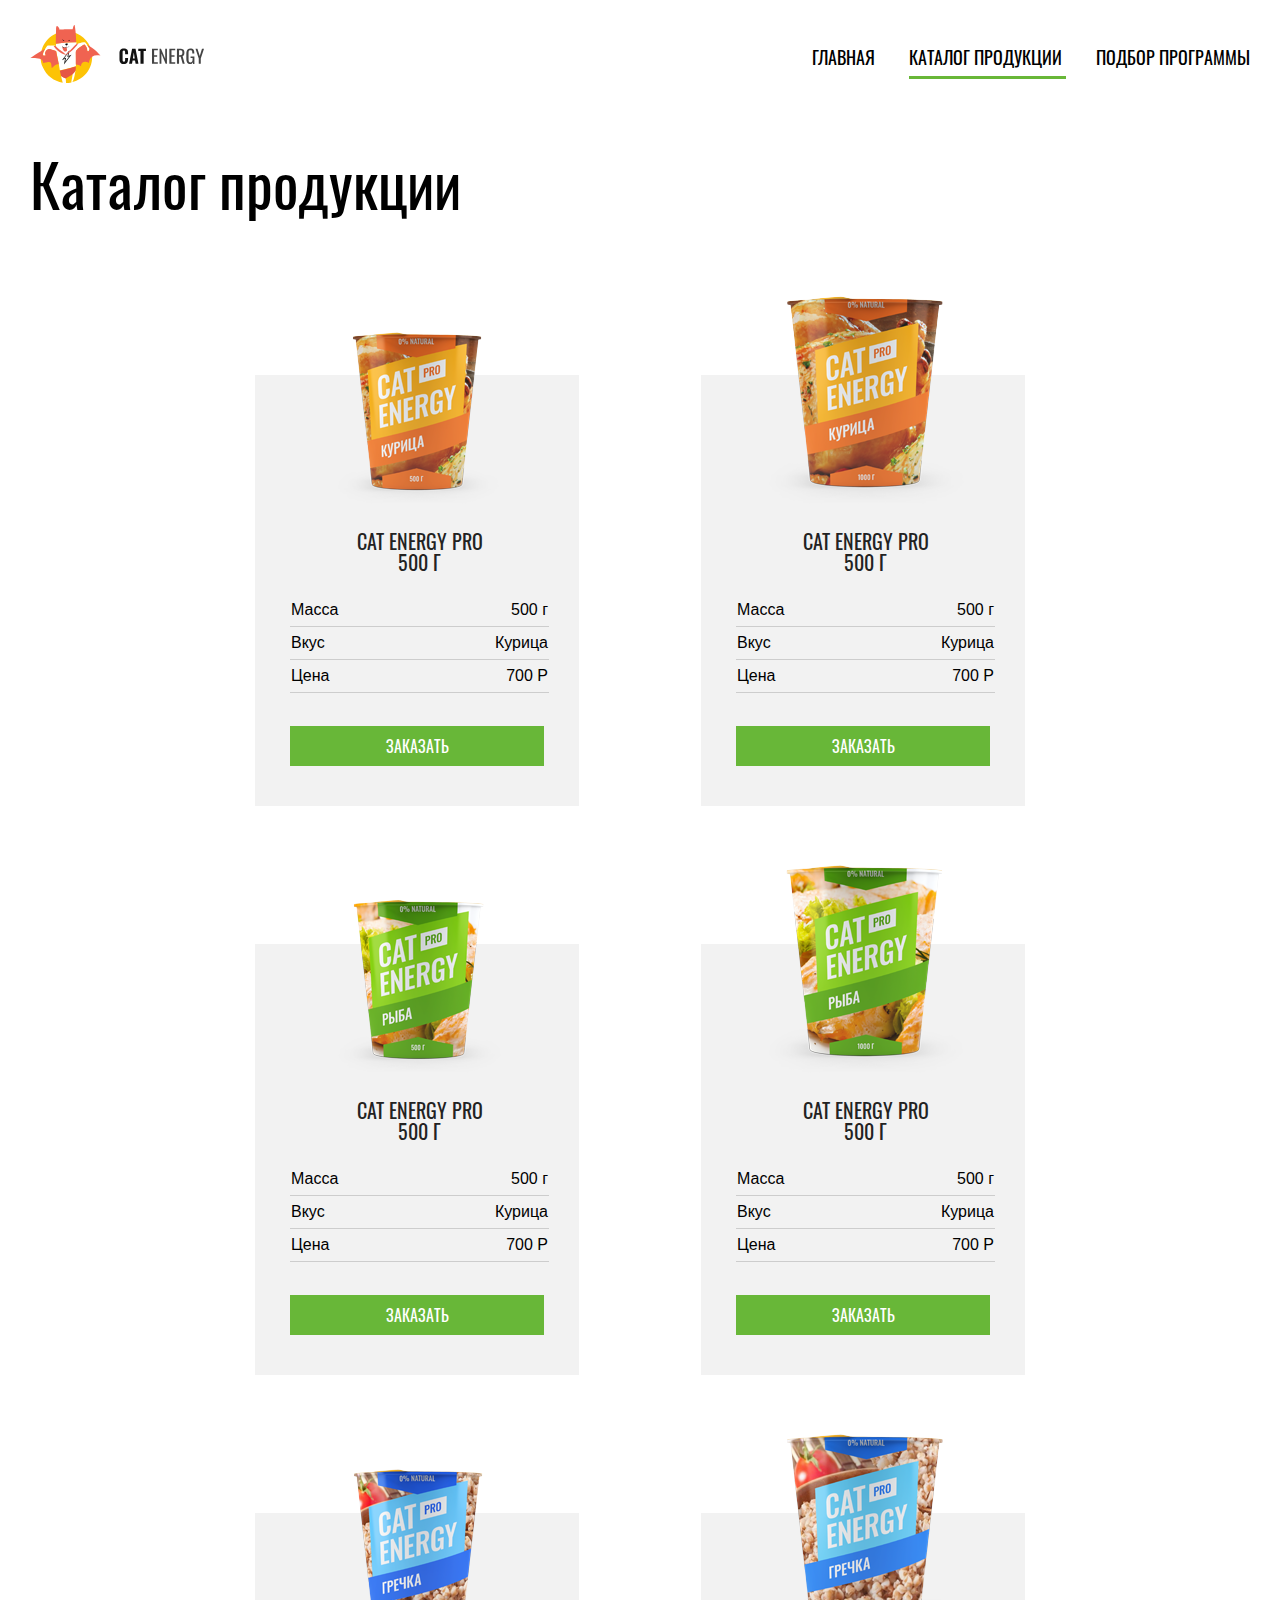
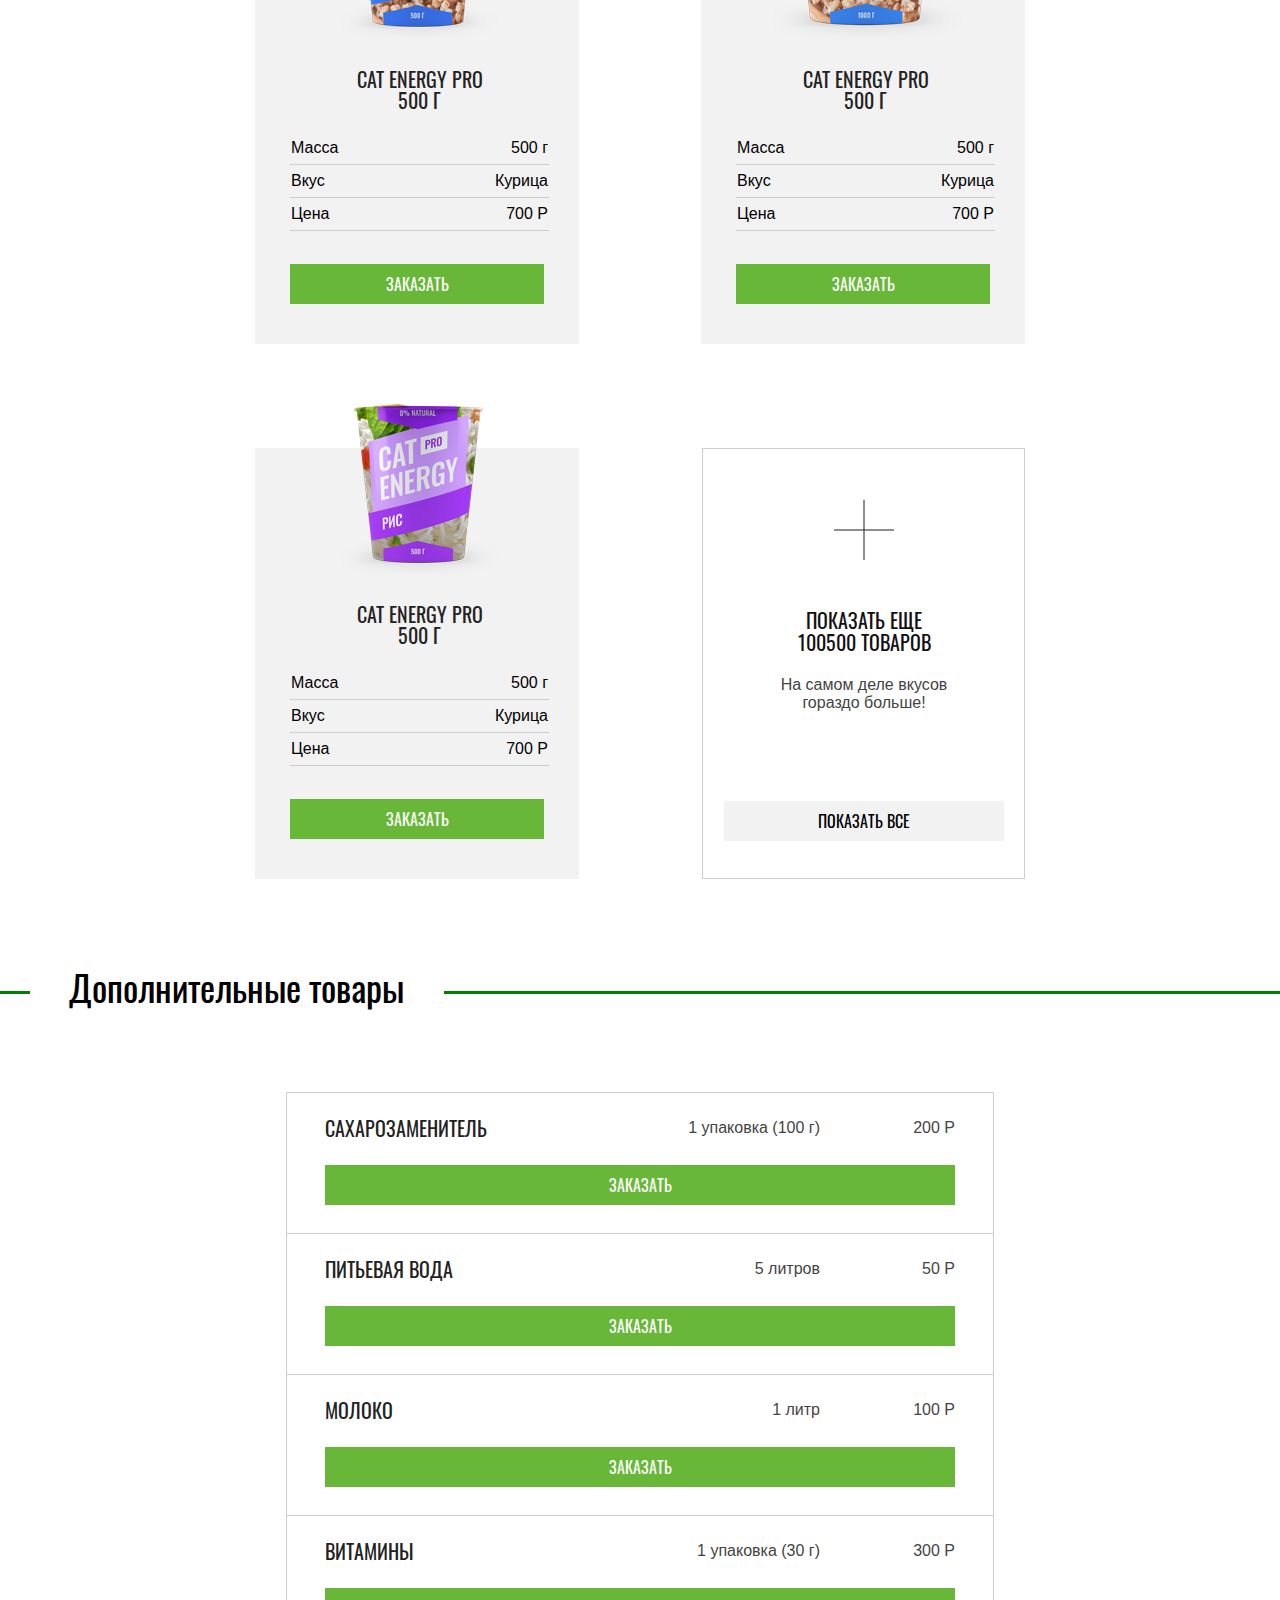
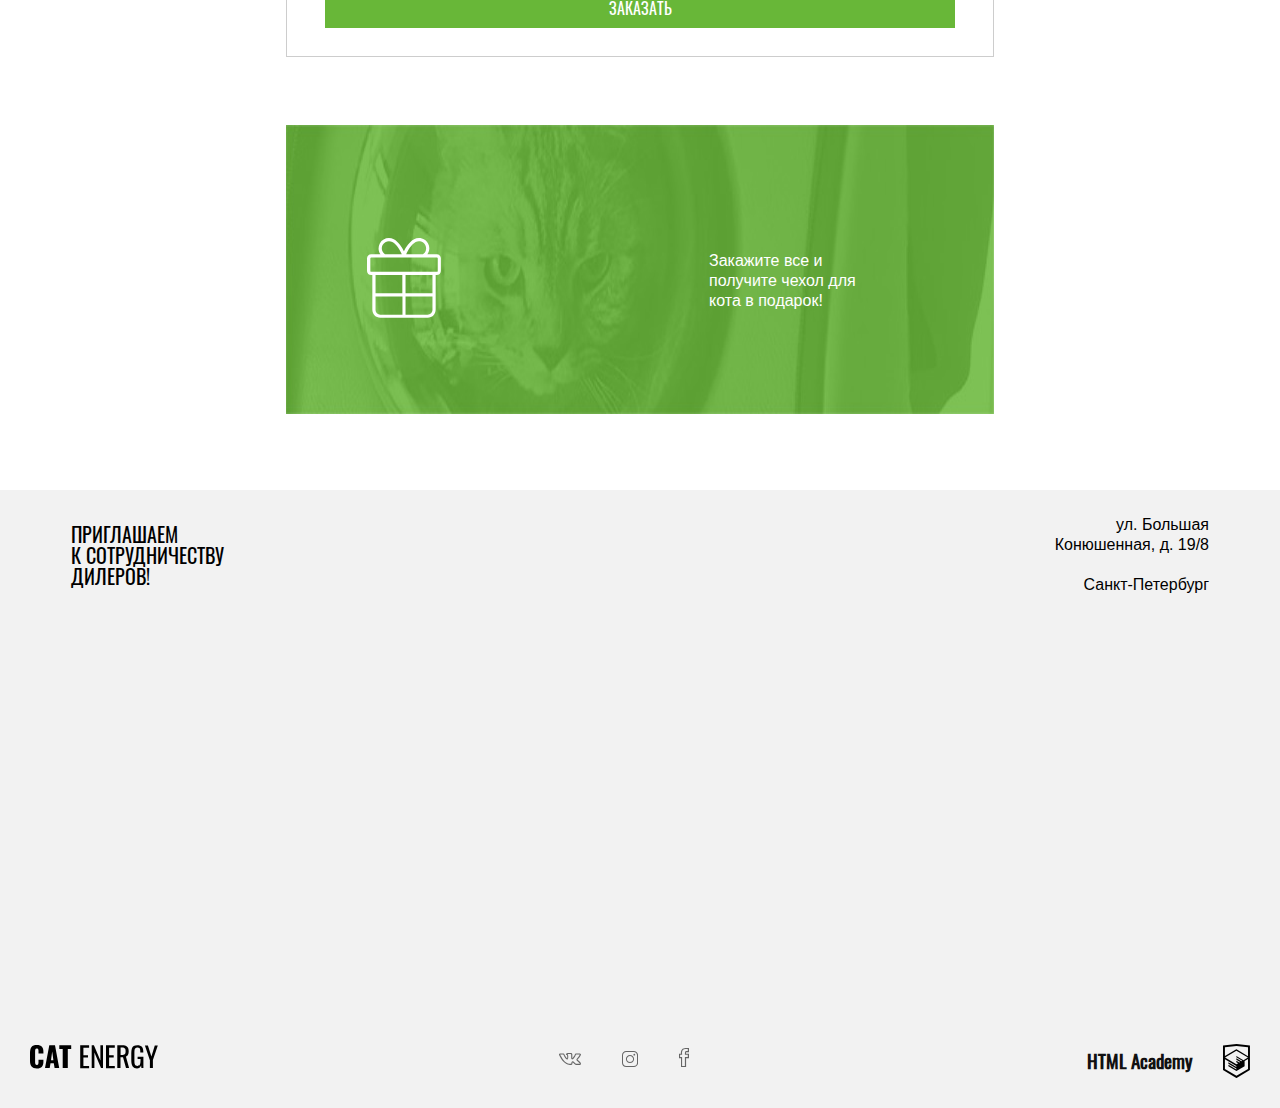
<file: Catalog.html>
<!DOCTYPE html>
<html lang="ru">
  <head>
    <meta charset="UTF-8" />
    <meta name="viewport" content="width=device-width, initial-scale=1.0" />
    <title>Catalog</title>
    <link rel="preconnect" href="https://fonts.gstatic.com" />
    <link href="css/normalize.css" rel="stylesheet" />
    <link href="css/Catalogstyle.css" rel="stylesheet" />
  </head>

  <body>
    <div class="wrapper">
      <header class="header">
        <div class="header__container">
          <div class="header__wrapper main-nav--closed">
            <a class="header__logo header__logo-ico" href="index.html">
              <picture>
                <source media="(min-width: 1300px)" srcset="img/logo-desktop.svg" />
                <source media="(min-width: 768px)" srcset="img/logo-tablet.svg" />
                <img src="img/logo1-mobile.svg" alt="Кэт-энерджи" />
              </picture>
             <!--  <img src="/img/logo-desktop.svg" style="width: 227px" alt="Кэт-энерджи" /> -->
            </a>
            <a class="header__logo header__logo-ico2" href="index.html">
              <picture>
                <source media="(max-width: 767px)" srcset="img/logo2-mobile.svg" />
                <img src="img/logo2-mobile.svg" alt="Кэт-энерджи" />
              </picture>
             <!--  <img src="/img/logo-desktop.svg" style="width: 227px" alt="Кэт-энерджи" /> -->
            </a>
            <button class="header__toggle" type="button">
              <span class="visually-hidden">Открыть меню </span>
            </button>
          </div>

          <nav class="main-nav">
            <div class="main-nav__wrapper">
              <ul class="main-nav__list site-list">
                <!-- main-nav__list для позиционир site-list для эл-ов меню-->
                <li class="site-list__item"><a href="index.html">ГЛАВНАЯ</a></li>
                <li class="site-list__item site-list__item--active"><a href="Catalog.html"> каталог продукции</a></li>
                <li class="site-list__item"><a href="Form.html"> подбор программы </a></li>
              </ul>
            </div>
          </nav>
        </div>
      </header>

      <main class="page-main">
        <section class="productCatalog">
          <h1 class="productCatalog__title">Каталог продукции</h1>
          <div class="productCatalog__wrapper">
            <div class="productCatalog__container">
              <div class="productCard">
                <div class="productCard__img">
                  <picture>
                    <source
                      media="(min-width: 1300px)"
                      srcset="img/chicken-small-desktop@1x.png 1x, img/chicken-small-desktop@2x.png 2x"
                    />
                    <source
                      media="(min-width: 768px)"
                      srcset="img/chicken-small-tablet@1x.png 1x, img/chicken-small-tablet@2x.png 2x"
                    />
                    <source
                      media="(max-width: 767px)"
                      srcset="img/chicken-small-mobile@1x.jpg 1x, img/chicken-small-mobile@2x.jpg 2x"
                    />
                    <img class="product__img" src="img/chicken-small-desktop@1x.png" alt="" />
                  </picture>
                </div>
                <div class="productCard__frame">
                  <h2 class="productCard__title">Cat Energy PRO 500 г</h2>
                  <table class="productCard__table">
                    <tr>
                      <th>Масса</th>
                      <td>500 г</td>
                    </tr>
                    <tr>
                      <th>Вкус</th>
                      <td>Курица</td>
                    </tr>
                    <tr>
                      <th>Цена</th>
                      <td>700 Р</td>
                    </tr>
                  </table>
                </div>
                <div class="productCard__container">
                  <form action="Form.html" method="GET">
                    <button class="productCard__button button" type="submit">заказать</button>
                  </form>
                </div>
              </div>

              <div class="productCard">
                <div class="productCard__img">
                  <picture>
                    <source
                      media="(min-width: 1300px)"
                      srcset="img/chicken-big-desktop@1x.png 1x, img/chicken-big-desktop@2x.png 2x"
                    />
                    <source
                      media="(min-width: 768px)"
                      srcset="img/chicken-big-tablet@1x.png 1x, img/chicken-big-tablet@2x.png 2x"
                    />
                    <source
                      media="(max-width: 767px)"
                      srcset="img/chicken-big-mobile@1x.jpg 1x, img/chicken-big-mobile@2x.jpg 2x"
                    />
                    <img src="img/chicken-big-desktop@1x.png" alt="" />
                  </picture>
                </div>
                <div class="productCard__frame">
                  <h2 class="productCard__title">Cat Energy PRO 500 г</h2>
                  <table>
                    <tr>
                      <th>Масса</th>
                      <td>500 г</td>
                    </tr>
                    <tr>
                      <th>Вкус</th>
                      <td>Курица</td>
                    </tr>
                    <tr>
                      <th>Цена</th>
                      <td>700 Р</td>
                    </tr>
                  </table>
                </div>
                <div class="productCard__container">
                  <form action="Form.html" method="GET">
                    <button class="productCard__button button" type="submit">заказать</button>
                  </form>
                </div>
              </div>

              <div class="productCard">
                <div class="productCard__img">
                  <picture>
                    <source
                      media="(min-width: 1300px)"
                      srcset="img/fish-small-desktop@1x.png 1x, img/fish-small-desktop@2x.png 2x"
                    />
                    <source
                      media="(min-width: 768px)"
                      srcset="img/fish-small-tablet@1x.png 1x, img/fish-small-tablet@2x.png 2x"
                    />
                    <source
                      media="(max-width: 767px)"
                      srcset="img/fish-small-mobile@1x.jpg 1x, img/fish-small-mobile@2x.jpg 2x"
                    />
                    <img src="img/fish-small-desktop@1x.png" alt="" />
                  </picture>
                </div>
                <div class="productCard__frame">
                  <h2 class="productCard__title">Cat Energy PRO 500 г</h2>
                  <table>
                    <tr>
                      <th>Масса</th>
                      <td>500 г</td>
                    </tr>
                    <tr>
                      <th>Вкус</th>
                      <td>Курица</td>
                    </tr>
                    <tr>
                      <th>Цена</th>
                      <td>700 Р</td>
                    </tr>
                  </table>
                </div>
                <div class="productCard__container">
                  <form action="Form.html" method="GET">
                    <button class="productCard__button button" type="submit">заказать</button>
                  </form>
                </div>
              </div>

              <div class="productCard">
                <div class="productCard__img">
                  <picture>
                    <source
                      media="(min-width: 1300px)"
                      srcset="img/fish-big-desktop@1x.png 1x, img/fish-big-desktop@2x.png 2x"
                    />
                    <source media="(min-width: 768px)" srcset="img/fish-big-tablet@1x.png 1x, img/fish-big-tablet@2x.png 2x" />
                    <source media="(max-width: 767px)" srcset="img/fish-big-mobile@1x.jpg 1x, img/fish-big-mobile@2x.jpg 2x" />
                    <img src="img/fish-big-desktop@1x.png" alt="" />
                  </picture>
                </div>
                <div class="productCard__frame">
                  <h2 class="productCard__title">Cat Energy PRO 500 г</h2>
                  <table>
                    <tr>
                      <th>Масса</th>
                      <td>500 г</td>
                    </tr>
                    <tr>
                      <th>Вкус</th>
                      <td>Курица</td>
                    </tr>
                    <tr>
                      <th>Цена</th>
                      <td>700 Р</td>
                    </tr>
                  </table>
                </div>
                <div class="productCard__container">
                  <form action="Form.html" method="GET">
                    <button class="productCard__button button" type="submit">заказать</button>
                  </form>
                </div>
              </div>
              <div class="productCard">
                <div class="productCard__img">
                  <picture>
                    <source
                      media="(min-width: 1300px)"
                      srcset="img/buckwheat-small-desktop@1x.png 1x, img/buckwheat-small-desktop@2x.png 2x"
                    />
                    <source
                      media="(min-width: 768px)"
                      srcset="img/buckwheat-small-tablet@1x.png 1x, img/buckwheat-small-tablet@2x.png 2x"
                    />
                    <source
                      media="(max-width: 767px)"
                      srcset="img/buckwheat-small-mobile@1x.jpg 1x, img/buckwheat-small-mobile@2x.jpg 2x"
                    />
                    <img src="img/buckwheat-small-desktop@1x.png" alt="" />
                  </picture>
                </div>
                <div class="productCard__frame">
                  <h2 class="productCard__title">Cat Energy PRO 500 г</h2>
                  <table>
                    <tr>
                      <th>Масса</th>
                      <td>500 г</td>
                    </tr>
                    <tr>
                      <th>Вкус</th>
                      <td>Курица</td>
                    </tr>
                    <tr>
                      <th>Цена</th>
                      <td>700 Р</td>
                    </tr>
                  </table>
                </div>
                <div class="productCard__container">
                  <form action="Form.html" method="GET">
                    <button class="productCard__button button" type="submit">заказать</button>
                  </form>
                </div>
              </div>
              <div class="productCard">
                <div class="productCard__img">
                  <picture>
                    <source
                      media="(min-width: 1300px)"
                      srcset="img/buckwheat-big-desktop@1x.png 1x, img/buckwheat-big-desktop@2x.png 2x"
                    />
                    <source
                      media="(min-width: 768px)"
                      srcset="img/buckwheat-big-tablet@1x.png 1x, img/buckwheat-big-tablet@2x.png 2x"
                    />
                    <source
                      media="(max-width: 767px)"
                      srcset="img/buckwheat-big-mobile@1x.jpg 1x, img/buckwheat-big-mobile@2x.jpg 2x"
                    />
                    <img src="img/buckwheat-big-desktop@1x.png" alt="" />
                  </picture>
                </div>
                <div class="productCard__frame">
                  <h2 class="productCard__title">Cat Energy PRO 500 г</h2>
                  <table class="productCard__table">
                    <tr>
                      <th>Масса</th>
                      <td>500 г</td>
                    </tr>
                    <tr>
                      <th>Вкус</th>
                      <td>Курица</td>
                    </tr>
                    <tr>
                      <th>Цена</th>
                      <td>700 Р</td>
                    </tr>
                  </table>
                </div>
                <div class="productCard__container">
                  <form action="Form.html" method="GET">
                    <button class="productCard__button button" type="submit">заказать</button>
                  </form>
                </div>
              </div>
              <div class="productCard">
                <div class="productCard__img">
                  <picture>
                    <source
                      media="(min-width: 1300px)"
                      srcset="img/rice-small-desktop@1x.png 1x, img/rice-small-desktop@2x.png 2x"
                    />
                    <source
                      media="(min-width: 768px)"
                      srcset="img/rice-small-tablet@1x.png 1x, img/rice-small-tablet@2x.png 2x"
                    />
                    <source
                      media="(max-width: 767px)"
                      srcset="img/rice-small-mobile@1x.jpg 1x, img/rice-small-mobile@2x.jpg 2x"
                    />
                    <img src="img/rice-small-desktop@1x.png" alt="" />
                  </picture>
                </div>
                <div class="productCard__frame">
                  <h2 class="productCard__title">Cat Energy PRO 500 г</h2>
                  <table>
                    <tr>
                      <th>Масса</th>
                      <td>500 г</td>
                    </tr>
                    <tr>
                      <th>Вкус</th>
                      <td>Курица</td>
                    </tr>
                    <tr>
                      <th>Цена</th>
                      <td>700 Р</td>
                    </tr>
                  </table>
                </div>
                <div class="productCard__container">
                  <form action="Form.html" method="GET">
                    <button class="productCard__button button" type="submit">заказать</button>
                  </form>
                </div>
              </div>
              <div class="lastCard">
                <!-- productCard__frame-last -->
                <div class="lastCard__box">
                  <!-- productCard__last -->
                  <div class="lastCard__plus">
                    <!-- productCard__last-plus -->
                    <img src="img/icon-plus.svg" alt="" />
                  </div>
                  <h2 class="lastCard__title">Показать еще 100500 товаров</h2>
                  <!-- productCard__title -->
                  <p class="lastCard__text">На самом деле вкусов гораздо больше!</p>
                  <!-- productCard__text -->
                  <button class="lastCard__button button" type="button">Показать все</button>
                </div>
              </div>
            </div>
          </div>
        </section>
        <section class="additionalGoods">
          <div class="additionalGoods__title">
            <div class="title">
              <div class="title__box">
                <h2 class="title__text">Дополнительные товары</h2>
              </div>
              <div class="title__line"></div>
            </div>
          </div>

          <div class="additionalGoods__wrapper">
            <div class="additionalGoods__container">
              <div class="additionalGoods__block">

                <div class="additionalGoods__row">
                  <div class="additionalGoods__product">
                    <h3 class="additionalGoods__name">Сахарозаменитель</h3>
                    <p class="additionalGoods__packing">1 упаковка (100 г)</p>
                    <p class="additionalGoods__price">200 Р</p>
                  </div>
                  <form action="Form.html" method="GET">
                    <button class="additionalGoods__button button" type="submit">заказать</button>
                  </form>
                </div>

                <div class="additionalGoods__row">
                  <div class="additionalGoods__product">
                    <h3 class="additionalGoods__name">Питьевая вода</h3>
                    <p class="additionalGoods__packing">5 литров</p>
                    <p class="additionalGoods__price">50 Р</p>
                  </div>
                  <form action="Form.html" method="GET">
                    <button class="additionalGoods__button button" type="submit">заказать</button>
                  </form>
                </div>

                <div class="additionalGoods__row">
                  <div class="additionalGoods__product">
                    <h3 class="additionalGoods__name">молоко</h3>
                    <p class="additionalGoods__packing">1 литр</p>
                    <p class="additionalGoods__price">100 Р</p>
                  </div>
                  <form action="Form.html" method="GET">
                    <button class="additionalGoods__button button" type="submit">заказать</button>
                  </form>
                </div>

                <div class="additionalGoods__row">
                  <div class="additionalGoods__product">
                    <h3 class="additionalGoods__name">витамины</h3>
                    <p class="additionalGoods__packing">1 упаковка (30 г)</p>
                    <p class="additionalGoods__price">300 Р</p>
                  </div>
                  <form action="Form.html" method="GET">
                    <button class="additionalGoods__button button" type="submit">заказать</button>
                  </form>
                </div>

              </div>
              <div class="additionalGoods__promo">
                <svg  class="additionalGoods__icon" width="80"
                  height="80"
                  version="1.1"
                  id="Layer_1"
                  xmlns="http://www.w3.org/2000/svg"
                  xmlns:xlink="http://www.w3.org/1999/xlink"
                  x="0px"
                  y="0px"
                  viewBox="0 0 55.5 60"
                  style="enable-background: new 0 0 55.5 60"
                  xml:space="preserve"
                >
                  <path
                    d="M52.3,12.2h-7c0.5-0.7,0.8-1.4,1.1-2.2c0.6-2,0.4-4.1-0.6-5.9c-1-1.8-2.6-3.1-4.6-3.7c-2-0.6-4.1-0.4-5.9,0.6
            c-3.6,2-6.2,6.1-7.6,9c-1.4-2.9-4-7.1-7.6-9c-3.8-2-8.5-0.6-10.5,3.1c-1.4,2.7-1.2,5.8,0.5,8.1h-7c-1.7,0-3.1,1.4-3.1,3.1v9.4
            c0,1.7,1.4,3.1,3.1,3.1H4v26.1c0,3.3,2.7,6,6,6h35.5c3.3,0,6-2.7,6-6V27.8h0.8c1.7,0,3.1-1.4,3.1-3.1v-9.4
            C55.5,13.6,54.1,12.2,52.3,12.2z M36.5,3c1.3-0.7,2.7-0.8,4.1-0.4C41.9,3,43,3.9,43.7,5.2c0.7,1.3,0.8,2.7,0.4,4.1
            c-0.4,1.2-1.1,2.2-2.2,2.9H29.4C30.5,9.6,33,5,36.5,3z M11.7,5.2C13.2,2.6,16.4,1.6,19,3c3.5,1.9,6,6.6,7.1,9.1H13.5
            C11.2,10.7,10.4,7.6,11.7,5.2z M26.5,27.8v13.7H6.4V27.8H26.5z M6.4,53.9v-10h20.2v13.7H10C8,57.6,6.4,55.9,6.4,53.9z M45.5,57.6
            H28.9V43.9h20.2v10C49.1,55.9,47.5,57.6,45.5,57.6z M49.1,41.5H28.9V27.8h20.2V41.5z M53.1,24.7c0,0.4-0.3,0.7-0.7,0.7h-2
            c0,0,0,0,0,0s0,0,0,0H27.7c0,0,0,0,0,0s0,0,0,0H5.2c0,0,0,0,0,0s0,0,0,0h-2c-0.4,0-0.7-0.3-0.7-0.7v-9.4c0-0.4,0.3-0.7,0.7-0.7h49.2
            c0.4,0,0.7,0.3,0.7,0.7V24.7z"
                  />
                </svg>

                <p class="additionalGoods__text">Закажите все и получите чехол для кота в подарок!</p>
              </div>
            </div>
          </div>
        </section>

        <section class="invitation">
          <div class="invitation__wrapper">
            <div class="invitation__contacts">
              <h2 class="invitation__title">
                приглашаем <br />
                к сотрудничеству <br />
                дилеров!
              </h2>
              <div class="invitation__text-div">
                <p>ул. Большая  </p>
                <p class="invitation__text">Конюшенная, д. 19/8</p>
                <p>Санкт-Петербург</p>
              </div>
            </div>
            <div class="invitation__map">
              <script src="https://api-maps.yandex.ru/2.0/?load=package.full&lang=ru-RU" type="text/javascript"></script>
              <div id="map"></div>

            </div>
          </div>
        </section>

        <footer class="footer">
          <div class="footer__container">
            <div class="footer__logo">
              <a href="index.html">
                <svg class="logo__svg" width="130" height="25">
                  <g>
                    <path
                      d="M1.6,21.5c-1-1.3-1.6-3.2-1.6-5.6V7.6c0-2.5,0.5-4.4,1.5-5.7C2.6,0.6,4.3,0,6.8,0c2.4,0,4.1,0.6,5.1,1.7		c1,1.1,1.5,2.8,1.5,4.9v2H8.5V6.3c0-0.9-0.1-1.6-0.3-2S7.6,3.5,6.8,3.5c-0.7,0-1.2,0.2-1.4,0.7S5.1,5.5,5.1,6.4v10.7		c0,0.9,0.1,1.6,0.4,2.1c0.2,0.5,0.7,0.7,1.4,0.7c0.7,0,1.1-0.2,1.3-0.7c0.2-0.5,0.3-1.2,0.3-2.1v-2.4h4.9v2c0,2.1-0.5,3.8-1.5,5		c-1,1.2-2.7,1.8-5.1,1.8C4.4,23.4,2.6,22.8,1.6,21.5z"
                    ></path>
                    <path
                      d="M19.3,0.3h5.7l4.2,22.8h-4.6l-0.8-4.8h-3.3l-0.8,4.8H15L19.3,0.3z M23.4,15.3l-1.2-8.9L21,15.3H23.4z"
                    ></path>
                    <path d="M32.7,4.1h-3.4V0.3h11.9v3.7h-3.4v19.1h-5.1V4.1z"></path>
                    <path d="M50.3,0.3h8.8v2.4h-5.7v7.5h4.6v2.3h-4.6v8.4h5.7v2.3h-8.9V0.3z"></path>
                    <path d="M61.7,0.3h2.2l6.5,15.1V0.3h2.6v22.8h-2L64.4,7.5v15.6h-2.7V0.3z"></path>
                    <path d="M76,0.3h8.8v2.4h-5.7v7.5h4.6v2.3h-4.6v8.4h5.7v2.3H76V0.3z"></path>
                    <path
                      d="M87.4,0.3H92c2.3,0,4,0.5,5.1,1.4c1.1,0.9,1.6,2.5,1.6,4.6c0,2.9-0.9,4.7-2.8,5.3l3.2,11.4H96l-3-10.7h-2.5		v10.7h-3.2V0.3z M91.8,10.1c1.4,0,2.3-0.3,2.9-0.8c0.6-0.5,0.9-1.5,0.9-3c0-0.9-0.1-1.7-0.3-2.2c-0.2-0.5-0.6-0.9-1.1-1.2		c-0.5-0.3-1.3-0.4-2.2-0.4h-1.4v7.5H91.8z"
                    ></path>
                    <path
                      d="M102.7,21.4c-0.9-1.3-1.4-3.2-1.4-5.8V8c0-1.8,0.2-3.2,0.5-4.3c0.4-1.1,1-2,1.9-2.6s2.1-0.9,3.7-0.9		c2.1,0,3.6,0.5,4.5,1.6s1.4,2.7,1.4,5v0.8h-3V6.9c0-1.1-0.1-1.9-0.2-2.5c-0.1-0.6-0.4-1-0.8-1.3c-0.4-0.3-1-0.5-1.9-0.5		c-0.9,0-1.5,0.2-2,0.6s-0.7,0.9-0.8,1.6s-0.2,1.6-0.2,2.7V16c0,1.7,0.2,3,0.6,3.8c0.4,0.8,1.2,1.1,2.4,1.1c1.2,0,2-0.4,2.4-1.2		c0.4-0.8,0.7-2.1,0.7-4v-1.6h-2.9v-2.3h5.8v11.3h-2l-0.3-2.6c-0.7,1.9-2.1,2.9-4.1,2.9C105.1,23.4,103.6,22.7,102.7,21.4z"
                    ></path>
                    <path d="M119.8,15.1l-4.9-14.7h3l3.5,11l3.4-11h3l-4.9,14.7v8h-3V15.1z"></path>
                  </g>
                </svg>
              </a>
            </div>
            <div class="footer__social">
              <div class="footer__wrapper">
                <a href="">
                  <svg class="footer__icon" width="22" height="14">
                    <path
                      d="M17.6,12c-0.3,0-0.9-0.1-1.5-0.5c-0.5-0.3-0.9-0.7-1.3-1.2c-0.3-0.3-0.9-0.9-1.1-0.9c-0.2,0.1-0.4,0.7-0.3,1.2
                      c0,0.1,0,0.6-0.3,0.9c-0.3,0.3-0.8,0.4-0.9,0.4l-1.4,0c-0.7,0-3.2-0.2-5.4-2.3C2.5,7.1,0.2,2.2,0.1,2C0,1.6-0.1,1.2,0.2,0.9
                          c0.3-0.3,0.8-0.4,1-0.4l3,0l0.1,0c0.1,0,0.4,0.1,0.7,0.3c0.3,0.2,0.4,0.5,0.5,0.6c0,0,0.5,1.1,1.1,2c1,1.5,1.4,1.9,1.5,2
                              C8.2,5,8.3,4,8.2,3.1c0-0.4-0.1-0.8-0.2-1C7.9,2,7.7,1.9,7.5,1.9L6.9,1.4C6.9,0.9,7.4,0.5,7.8,0.3C8.3,0.1,9.1,0,10.1,0l0.5,0
               c0.9,0,1.2,0.1,1.6,0.1c1.2,0.3,1.2,1.3,1.1,2.5c0,0.4,0,0.8,0,1.2c0,0.1,0,0.2,0,0.4c0,0.3,0,0.8,0.1,1c0.2-0.1,0.6-0.5,1.5-1.9
                   c0.6-0.9,1-1.9,1.1-2.1l0,0c0.1-0.3,0.4-0.7,1.2-0.7l3.1,0c0,0,0.1,0,0.3,0c0.7,0,1.2,0.2,1.3,0.7c0.2,0.5,0.1,1.3-1.7,3.5
                       c-0.3,0.3-0.5,0.6-0.7,0.9C19,6,18.6,6.6,18.6,6.7c0,0.1,0.5,0.5,0.9,0.9c1.1,0.9,1.9,1.7,2.2,2.3c0.4,0.6,0.3,1,0.2,1.3
                           c-0.3,0.7-1.2,0.7-1.4,0.8l-2.8,0C17.7,12,17.6,12,17.6,12z M13.7,8.3c0.7,0,1.2,0.6,1.8,1.2c0.4,0.4,0.7,0.8,1.1,1
                               c0.5,0.3,1,0.3,1,0.3l0.1,0l2.8,0c0.1,0,0.3-0.1,0.4-0.1c0,0,0-0.1-0.1-0.1c-0.3-0.5-1-1.3-2-2.1c-0.9-0.7-1.3-1.1-1.4-1.7
                                   c0-0.6,0.4-1.1,1.2-2.1c0.2-0.2,0.4-0.5,0.7-0.8c1.1-1.4,1.4-2,1.5-2.3c-0.1,0-0.5,0-0.5,0l-3.2,0c-0.1,0-0.2,0-0.2,0
                                       C16.9,2,16.4,3.1,15.8,4c-1.4,2.1-2,2.4-2.5,2.4c-0.1,0-0.3,0-0.4-0.1c-0.7-0.4-0.7-1.4-0.7-2.1c0-0.1,0-0.2,0-0.3
                 c0-0.5,0-0.9,0-1.3c0.1-1.3,0-1.3-0.3-1.4c-0.3-0.1-0.5-0.1-1.4-0.1l-0.5,0c-0.5,0-1,0-1.4,0.1c0.1,0.1,0.1,0.1,0.2,0.2
                     c0.4,0.5,0.4,1.5,0.4,1.7c0.1,1.3,0,2.9-0.7,3.3C8.4,6.4,8.3,6.5,8.1,6.5C7.5,6.5,6.8,5.8,5.6,4C5,2.9,4.5,1.8,4.5,1.8
                         c0,0,0-0.1-0.1-0.1c-0.1,0-0.2-0.1-0.2-0.1l-2.9,0c0,0,0,0-0.1,0c0.4,0.9,2.5,5,4.8,7.2c2,1.9,4.3,2,4.7,2l1.4,0c0,0,0.2,0,0.2-0.1
                         		c0,0,0,0,0-0.1c0-0.2,0-2,1.2-2.3C13.5,8.3,13.6,8.3,13.7,8.3z"
                    ></path>
                  </svg>
                </a>
                <a href="">
                  <svg class="footer__icon" width="16" height="16">
                    <path
                      d="M11.8,1C13.6,1,15,2.4,15,4.2v7.7c0,1.7-1.4,3.1-3.1,3.1H4.2C2.4,15,1,13.6,1,11.8V4.2C1,2.4,2.4,1,4.2,1	L11.8,1 M11.8,0H4.2C1.9,0,0,1.9,0,4.2v7.7C0,14.1,1.9,16,4.2,16h7.7c2.3,0,4.2-1.9,4.2-4.2V4.2C16,1.9,14.1,0,11.8,0L11.8,0z"
                    ></path>
                    <path
                      d="M8,4.9c1.7,0,3.1,1.4,3.1,3.1c0,1.7-1.4,3.1-3.1,3.1c-1.7,0-3.1-1.4-3.1-3.1C4.9,6.3,6.3,4.9,8,4.9 M8,3.9	C5.7,3.9,3.9,5.7,3.9,8s1.8,4.1,4.1,4.1s4.1-1.8,4.1-4.1S10.3,3.9,8,3.9L8,3.9z"
                    ></path>
                    <circle cx="12.3" cy="3.7" r="0.9"></circle>
                  </svg>
                </a>
                <a href="">
                  <svg class="footer__icon" width="10" height="19">
                    <path
                      d="M7.1,19H2v-8.8H0V5.8h1.9c-0.1-2,0.2-3.4,1.1-4.4C3.8,0.5,5,0.1,6.5,0L10,0v4.2H7.2C7.1,4.4,7,5,7,5.8H10v4.4H7.1V19z
                   M3.1,18h2.8V9.1h2.9V6.8H5.9l0-0.5c0-1.4,0-2.6,0.7-3.1l0.1-0.1h2.1V1H6.5c-1.2,0.1-2,0.4-2.6,1c-0.8,0.8-1,2.3-0.8,4.2l0.1,0.6
                   		H1.1v2.3h2V18z"
                    ></path>
                  </svg>
                </a>
              </div>
            </div>
            <div class="footer__develop">
              <a class="develop__link" href="">
                <h3 class="develop__title">HTML Academy</h3>
                <svg class="develop__logo" width="27" height="34">
                  <path
                    d="M13.62,0.017L13.472,0L0,1.412v24.661l13.472,8.017l13.43-7.99l0.042-0.026V1.412L13.62,0.017z M25.019,12.127L13.495,5.334 l-0.001-0.104L13.407,5.28l-0.088-0.056v0.109L1.925,12.118V3.147l11.547-1.212l11.547,1.212V12.127z M13.405,6.787L24.923,13.5 l-4.479,2.64l-7.093-4.221l-0.013,1.415l5.904,3.513l-0.86,0.507l-5.031-2.992l-0.013,1.415l3.827,2.275l-0.782,0.523l-3.032-1.787 l-0.013,1.413l1.852,1.091l-1.8,1.081L2.034,13.622L13.405,6.787z M1.925,15.127l11.411,6.791l0.015,1.044l-7.941-4.728L5.395,19.65 l7.979,4.796l0.017,1.076l-7.972-4.741l-0.013,1.415l8.021,4.821l0.045,0.026l8.143-4.872v-1.268l-0.011-0.148v-3.761l3.415-2.036 v10.02L13.472,31.85L1.925,24.979V15.127z"
                  ></path>
                </svg>
              </a>
            </div>
          </div>
        </footer>
        <button class="up-button" type="button">
          ↑
          <span class="visually-hidden">Наверх</span>
        </button>
      </main>
    </div>

    <script src="js/MobileMenu.js"></script>
    <script src="js/click.js"></script>
    <script src="js/onscroll.js"></script>
    <script src="js/ymap.js" type="text/javascript"></script>


  </body>
</html>
</file>
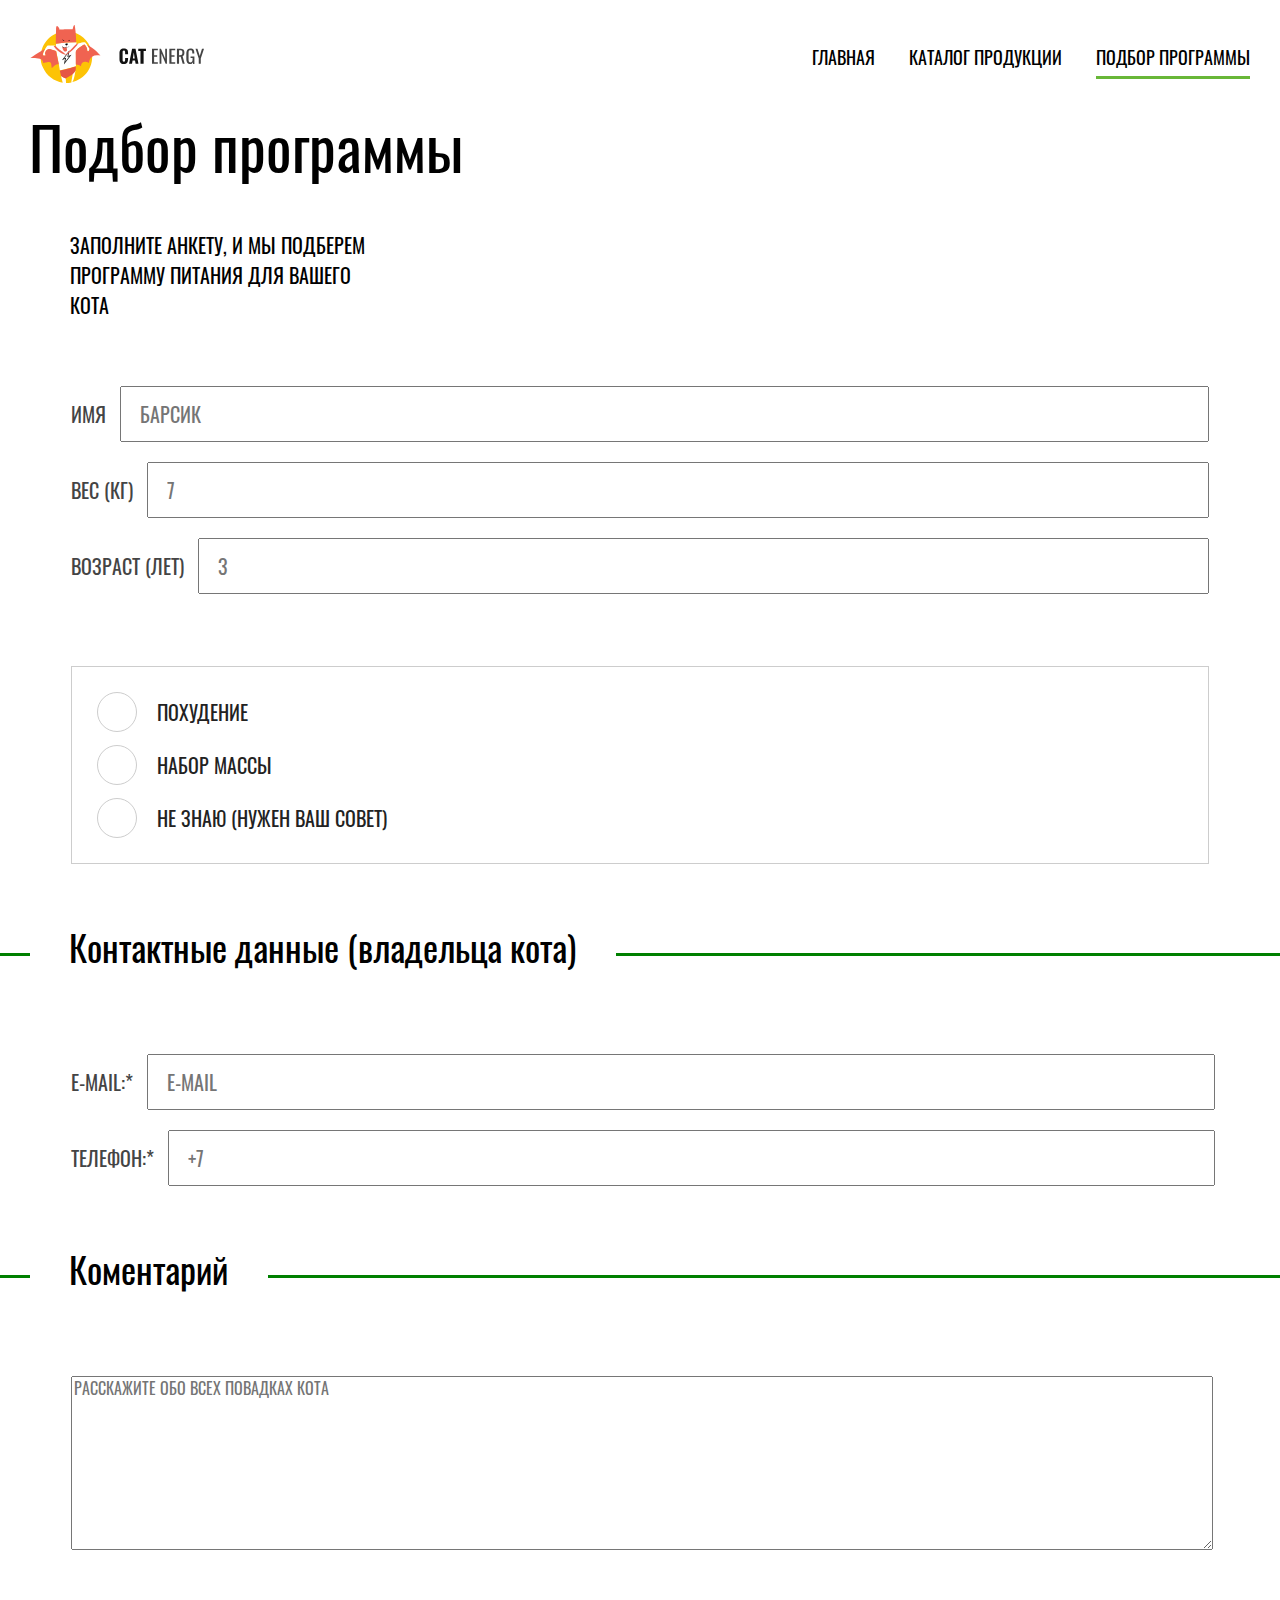
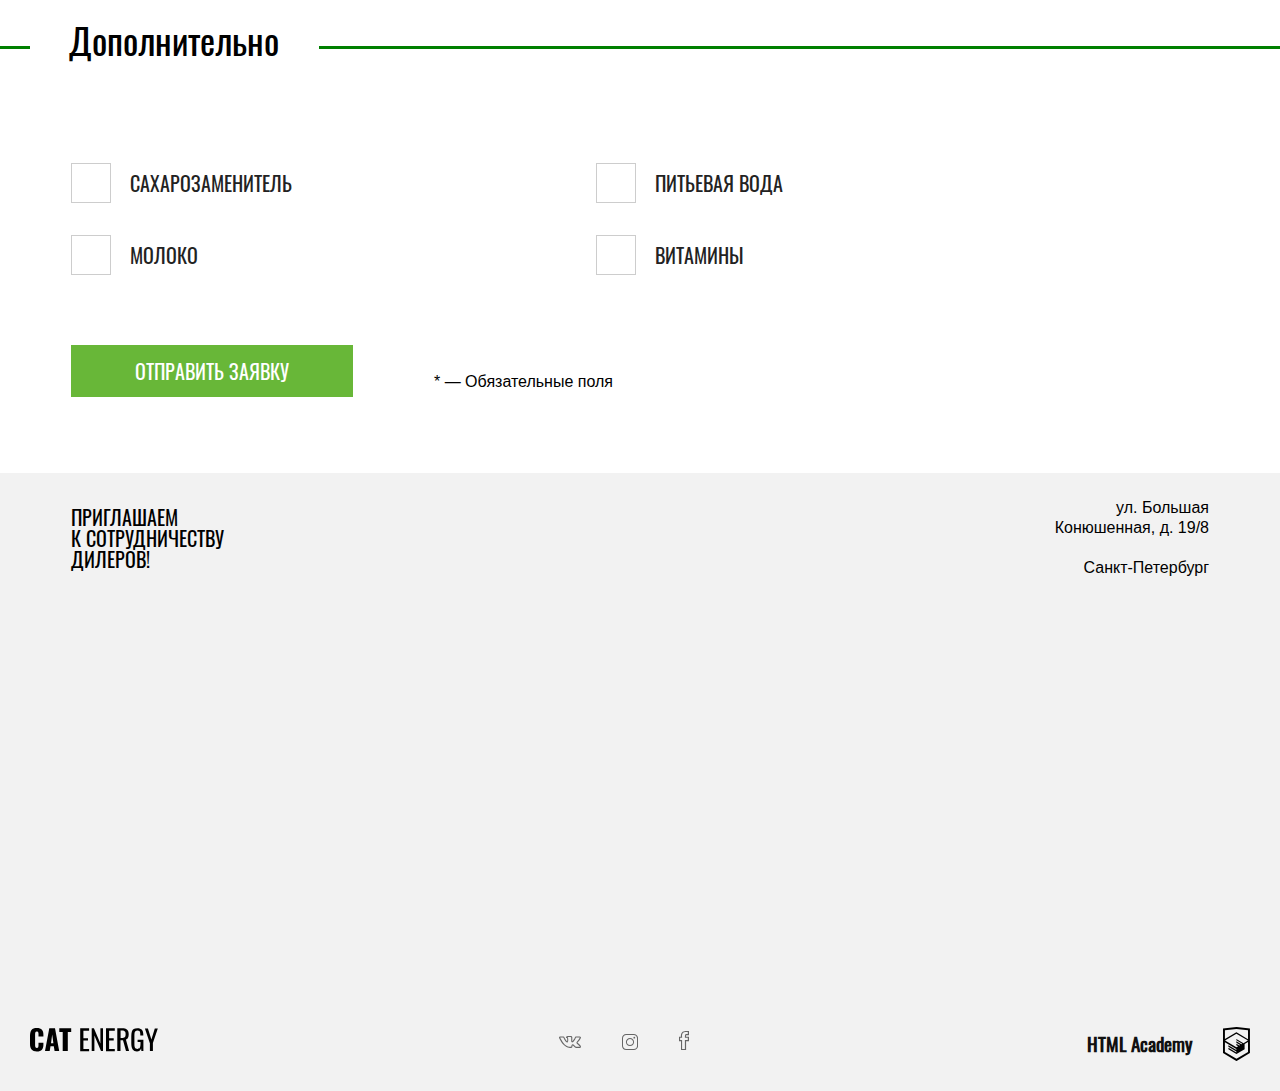
<file: Form.html>
<!DOCTYPE html>
<html lang="ru">
  <head>
    <meta charset="UTF-8" />
    <meta name="viewport" content="width=device-width, initial-scale=1.0" />
    <title>Form</title>
    <link rel="preconnect" href="https://fonts.gstatic.com" />
    <link href="css/normalize.css" rel="stylesheet" />
    <link href="css/Form.css" rel="stylesheet" />
  </head>

  <body>
    <div class="wrapper">
      <header class="header">
        <div class="header__container">
          <div class="header__wrapper main-nav--closed">
            <a class="header__logo header__logo-ico" href="index.html">
              <picture>
                <source media="(min-width: 1300px)" srcset="img/logo-desktop.svg" />
                <source media="(min-width: 768px)" srcset="img/logo-tablet.svg" />
                <img src="img/logo1-mobile.svg" alt="Кэт-энерджи" />
              </picture>
             <!--  <img src="/img/logo-desktop.svg" style="width: 227px" alt="Кэт-энерджи" /> -->
            </a>
            <a class="header__logo header__logo-ico2" href="index.html">
              <picture>
                <source media="(max-width: 767px)" srcset="img/logo2-mobile.svg" />
                <img src="img/logo2-mobile.svg" alt="Кэт-энерджи" />
              </picture>
             <!--  <img src="/img/logo-desktop.svg" style="width: 227px" alt="Кэт-энерджи" /> -->
            </a>
            <button class="header__toggle" type="button">
              <span class="visually-hidden">Открыть меню </span>
            </button>
          </div>

          <nav class="main-nav">
            <div class="main-nav__wrapper">
              <ul class="main-nav__list site-list">
                <!-- main-nav__list для позиционир site-list для эл-ов меню-->
                <li class="site-list__item"><a href="index.html">ГЛАВНАЯ</a></li>
                <li class="site-list__item"><a href="Catalog.html"> каталог продукции</a></li>
                <li class="site-list__item site-list__item--active"><a href="Form.html"> подбор программы </a></li>
              </ul>
            </div>
          </nav>
        </div>
      </header>
      <main class="page-main">
        <form id="myForm" action="https://echo.htmlacademy.ru" method="POST">
          <section class="programSelection">
            <h1 class="programSelection__title">Подбор программы</h1>
            <p class="programSelection__description">Заполните анкету, и мы подберем программу питания для вашего кота</p>

            <div class="formSelection__wrapper">
              <div class="formSelection__container">
                <p class="inputForm__box">
                  <label class="inputForm__label" for="catname">имя</label>
                  <input class="inputForm__field" id="catname" name="Имя кота" type="text" placeholder="Барсик" />
                </p>
                <p class="inputForm__box">
                  <label class="inputForm__label" for="weight">вес (кг)</label>
                  <input class="inputForm__field" id="weight" name="Вес (кг)" type="text" placeholder="7" />
                </p>
                <p class="inputForm__box">
                  <label class="inputForm__label" for="age">возраст (лет)</label>
                  <input class="inputForm__field" id="age" name="Возраст (лет)" type="text" placeholder="3" />
                </p>
              </div>
              <div class="formSelection__radio">
                <ul class="formSelection__list">
                  <li class="formSelection__item">
                    <input class="formSelection__input" type="radio" name="Programm" value="Похудение" id="slimming" />
                    <label class="formSelection__label" for="slimming">Похудение</label>
                  </li>
                  <li class="formSelection__item">
                    <input class="formSelection__input" type="radio" name="Programm" value="Набор массы" id="weightgain" />
                    <label class="formSelection__label" for="weightgain">Набор массы</label>
                  </li>
                  <li class="formSelection__item">
                    <input class="formSelection__input" type="radio" name="Programm" value="Не знаю (Нужен ваш совет)" id="advice" />
                    <label class="formSelection__label" for="advice">Не знаю (Нужен ваш совет)</label>
                  </li>
                </ul>
              </div>
            </div>
          </section>

          <section class="contactDetails">
            <div class="contactDetails__title">
              <div class="title">
                <div class="title__box">
                  <h2 class="title__text">Контактные данные (владельца кота)</h2>
                </div>
                <div class="title__line"></div>
              </div>
            </div>

            <div class="contactDetails__container">
              <p class="contactDetails__email inputForm__box">
                <label class="inputForm__label" for="Email">E-mail:*</label>
                <input class="inputForm__field" id="Email" name="Email" type="text" placeholder="E-mail" />
              </p>
              <p class="contactDetails__telefon inputForm__box">
                <label class="inputForm__label" for="telephone">Телефон:*</label>
                <input class="inputForm__field" id="telephone" name="Telephone" type="text" placeholder="+7" />
              </p>
            </div>
          </section>

          <section class="comment">
            <div class="comment__title">
              <div class="title">
                <div class="title__box">
                  <h2 class="title__text">Коментарий</h2>
                </div>
                <div class="title__line"></div>
              </div>
            </div>
            <div class="comment__text">
              <textarea
                class="comment__field"
                name="Коментарий"
                id="Comment"
                cols="30"
                rows="10"
                placeholder="Расскажите обо всех повадках кота"
              ></textarea>
            </div>
          </section>

          <section class="additionally">
            <div class="additionally__title">
              <div class="title">
                <div class="title__box">
                  <h2 class="title__text">Дополнительно</h2>
                </div>
                <div class="title__line"></div>
              </div>
            </div>

            <div class="additionally__container">
              <p class="additionally__box">
                <input class="additionally__input" type="checkbox" name="Сахарозаменитель" id="sweetener" />
                <label class="additionally__label" for="sweetener" tabindex="0">Сахарозаменитель</label>
              </p>
              <p class="additionally__box">
                <input class="additionally__input" type="checkbox" name="Питьевая вода" id="water" />
                <label class="additionally__label" for="water" tabindex="0">Питьевая вода</label>
              </p>
              <p class="additionally__box">
                <input class="additionally__input" type="checkbox" name="Молоко" id="milk" />
                <label class="additionally__label" for="milk" tabindex="0">Молоко</label>
              </p>
              <p class="additionally__box">
                <input class="additionally__input" type="checkbox" name="Витамины" id="vitamins" />
                <label class="additionally__label" for="vitamins" tabindex="0">Витамины</label>
              </p>
            </div>
            <div class="sendApplication">
              <button class="sendApplication__button button" type="submit" form="myForm">отправить заявку</button>
              <p class="sendApplication__description">* — Обязательные поля</p>
            </div>
          </section>
        </form>
        <section class="invitation">
          <div class="invitation__wrapper">
            <div class="invitation__contacts">
              <h2 class="invitation__title">
                приглашаем <br />
                к сотрудничеству <br />
                дилеров!
              </h2>
              <div class="invitation__text-div">
                <p>ул. Большая  </p>
                <p class="invitation__text">Конюшенная, д. 19/8</p>
                <p>Санкт-Петербург</p>
              </div>
            </div>
            <div class="invitation__map">
              <script src="https://api-maps.yandex.ru/2.0/?load=package.full&lang=ru-RU" type="text/javascript"></script>
              <div id="map"></div>

            </div>
          </div>
        </section>

        <footer class="footer">
          <div class="footer__container">
            <div class="footer__logo">
              <a href="index.html">
                <svg class="logo__svg" width="130" height="25">
                  <g>
                    <path
                      d="M1.6,21.5c-1-1.3-1.6-3.2-1.6-5.6V7.6c0-2.5,0.5-4.4,1.5-5.7C2.6,0.6,4.3,0,6.8,0c2.4,0,4.1,0.6,5.1,1.7
                	c1,1.1,1.5,2.8,1.5,4.9v2H8.5V6.3c0-0.9-0.1-1.6-0.3-2S7.6,3.5,6.8,3.5c-0.7,0-1.2,0.2-1.4,0.7S5.1,5.5,5.1,6.4v10.7		c0,0.9,0.1,1.6,0.4,2.1c0.2,0.5,0.7,0.7,1.4,0.7c0.7,0,1.1-0.2,1.3-0.7c0.2-0.5,0.3-1.2,0.3-2.1v-2.4h4.9v2c0,2.1-0.5,3.8-1.5,5		c-1,1.2-2.7,1.8-5.1,1.8C4.4,23.4,2.6,22.8,1.6,21.5z"
                    ></path>
                    <path d="M19.3,0.3h5.7l4.2,22.8h-4.6l-0.8-4.8h-3.3l-0.8,4.8H15L19.3,0.3z M23.4,15.3l-1.2-8.9L21,15.3H23.4z"></path>
                    <path d="M32.7,4.1h-3.4V0.3h11.9v3.7h-3.4v19.1h-5.1V4.1z"></path>
                    <path d="M50.3,0.3h8.8v2.4h-5.7v7.5h4.6v2.3h-4.6v8.4h5.7v2.3h-8.9V0.3z"></path>
                    <path d="M61.7,0.3h2.2l6.5,15.1V0.3h2.6v22.8h-2L64.4,7.5v15.6h-2.7V0.3z"></path>
                    <path d="M76,0.3h8.8v2.4h-5.7v7.5h4.6v2.3h-4.6v8.4h5.7v2.3H76V0.3z"></path>
                    <path
                      d="M87.4,0.3H92c2.3,0,4,0.5,5.1,1.4c1.1,0.9,1.6,2.5,1.6,4.6c0,2.9-0.9,4.7-2.8,5.3l3.2,11.4H96l-3-10.7h-2.5		v10.7h-3.2V0.3z M91.8,10.1c1.4,0,2.3-0.3,2.9-0.8c0.6-0.5,0.9-1.5,0.9-3c0-0.9-0.1-1.7-0.3-2.2c-0.2-0.5-0.6-0.9-1.1-1.2		c-0.5-0.3-1.3-0.4-2.2-0.4h-1.4v7.5H91.8z"
                    ></path>
                    <path
                      d="M102.7,21.4c-0.9-1.3-1.4-3.2-1.4-5.8V8c0-1.8,0.2-3.2,0.5-4.3c0.4-1.1,1-2,1.9-2.6s2.1-0.9,3.7-0.9		c2.1,0,3.6,0.5,4.5,1.6s1.4,2.7,1.4,5v0.8h-3V6.9c0-1.1-0.1-1.9-0.2-2.5c-0.1-0.6-0.4-1-0.8-1.3c-0.4-0.3-1-0.5-1.9-0.5		c-0.9,0-1.5,0.2-2,0.6s-0.7,0.9-0.8,1.6s-0.2,1.6-0.2,2.7V16c0,1.7,0.2,3,0.6,3.8c0.4,0.8,1.2,1.1,2.4,1.1c1.2,0,2-0.4,2.4-1.2		c0.4-0.8,0.7-2.1,0.7-4v-1.6h-2.9v-2.3h5.8v11.3h-2l-0.3-2.6c-0.7,1.9-2.1,2.9-4.1,2.9C105.1,23.4,103.6,22.7,102.7,21.4z"
                    ></path>
                    <path d="M119.8,15.1l-4.9-14.7h3l3.5,11l3.4-11h3l-4.9,14.7v8h-3V15.1z"></path>
                  </g>
                </svg>
              </a>
            </div>
            <div class="footer__social">
              <div class="footer__wrapper">
                <a href="#">
                  <svg class="footer__icon" width="22" height="14">
                    <path
                      d="M17.6,12c-0.3,0-0.9-0.1-1.5-0.5c-0.5-0.3-0.9-0.7-1.3-1.2c-0.3-0.3-0.9-0.9-1.1-0.9c-0.2,0.1-0.4,0.7-0.3,1.2
                      c0,0.1,0,0.6-0.3,0.9c-0.3,0.3-0.8,0.4-0.9,0.4l-1.4,0c-0.7,0-3.2-0.2-5.4-2.3C2.5,7.1,0.2,2.2,0.1,2C0,1.6-0.1,1.2,0.2,0.9
                          c0.3-0.3,0.8-0.4,1-0.4l3,0l0.1,0c0.1,0,0.4,0.1,0.7,0.3c0.3,0.2,0.4,0.5,0.5,0.6c0,0,0.5,1.1,1.1,2c1,1.5,1.4,1.9,1.5,2
                              C8.2,5,8.3,4,8.2,3.1c0-0.4-0.1-0.8-0.2-1C7.9,2,7.7,1.9,7.5,1.9L6.9,1.4C6.9,0.9,7.4,0.5,7.8,0.3C8.3,0.1,9.1,0,10.1,0l0.5,0
               c0.9,0,1.2,0.1,1.6,0.1c1.2,0.3,1.2,1.3,1.1,2.5c0,0.4,0,0.8,0,1.2c0,0.1,0,0.2,0,0.4c0,0.3,0,0.8,0.1,1c0.2-0.1,0.6-0.5,1.5-1.9
                   c0.6-0.9,1-1.9,1.1-2.1l0,0c0.1-0.3,0.4-0.7,1.2-0.7l3.1,0c0,0,0.1,0,0.3,0c0.7,0,1.2,0.2,1.3,0.7c0.2,0.5,0.1,1.3-1.7,3.5
                       c-0.3,0.3-0.5,0.6-0.7,0.9C19,6,18.6,6.6,18.6,6.7c0,0.1,0.5,0.5,0.9,0.9c1.1,0.9,1.9,1.7,2.2,2.3c0.4,0.6,0.3,1,0.2,1.3
                           c-0.3,0.7-1.2,0.7-1.4,0.8l-2.8,0C17.7,12,17.6,12,17.6,12z M13.7,8.3c0.7,0,1.2,0.6,1.8,1.2c0.4,0.4,0.7,0.8,1.1,1
                               c0.5,0.3,1,0.3,1,0.3l0.1,0l2.8,0c0.1,0,0.3-0.1,0.4-0.1c0,0,0-0.1-0.1-0.1c-0.3-0.5-1-1.3-2-2.1c-0.9-0.7-1.3-1.1-1.4-1.7
                                   c0-0.6,0.4-1.1,1.2-2.1c0.2-0.2,0.4-0.5,0.7-0.8c1.1-1.4,1.4-2,1.5-2.3c-0.1,0-0.5,0-0.5,0l-3.2,0c-0.1,0-0.2,0-0.2,0
                                       C16.9,2,16.4,3.1,15.8,4c-1.4,2.1-2,2.4-2.5,2.4c-0.1,0-0.3,0-0.4-0.1c-0.7-0.4-0.7-1.4-0.7-2.1c0-0.1,0-0.2,0-0.3
                 c0-0.5,0-0.9,0-1.3c0.1-1.3,0-1.3-0.3-1.4c-0.3-0.1-0.5-0.1-1.4-0.1l-0.5,0c-0.5,0-1,0-1.4,0.1c0.1,0.1,0.1,0.1,0.2,0.2
                     c0.4,0.5,0.4,1.5,0.4,1.7c0.1,1.3,0,2.9-0.7,3.3C8.4,6.4,8.3,6.5,8.1,6.5C7.5,6.5,6.8,5.8,5.6,4C5,2.9,4.5,1.8,4.5,1.8
                         c0,0,0-0.1-0.1-0.1c-0.1,0-0.2-0.1-0.2-0.1l-2.9,0c0,0,0,0-0.1,0c0.4,0.9,2.5,5,4.8,7.2c2,1.9,4.3,2,4.7,2l1.4,0c0,0,0.2,0,0.2-0.1
                         		c0,0,0,0,0-0.1c0-0.2,0-2,1.2-2.3C13.5,8.3,13.6,8.3,13.7,8.3z"
                    ></path>
                  </svg>
                </a>
                <a href="#">
                  <svg class="footer__icon" width="16" height="16">
                    <path
                      d="M11.8,1C13.6,1,15,2.4,15,4.2v7.7c0,1.7-1.4,3.1-3.1,3.1H4.2C2.4,15,1,13.6,1,11.8V4.2C1,2.4,2.4,1,4.2,1	L11.8,1 M11.8,0H4.2C1.9,0,0,1.9,0,4.2v7.7C0,14.1,1.9,16,4.2,16h7.7c2.3,0,4.2-1.9,4.2-4.2V4.2C16,1.9,14.1,0,11.8,0L11.8,0z"
                    ></path>
                    <path
                      d="M8,4.9c1.7,0,3.1,1.4,3.1,3.1c0,1.7-1.4,3.1-3.1,3.1c-1.7,0-3.1-1.4-3.1-3.1C4.9,6.3,6.3,4.9,8,4.9 M8,3.9	C5.7,3.9,3.9,5.7,3.9,8s1.8,4.1,4.1,4.1s4.1-1.8,4.1-4.1S10.3,3.9,8,3.9L8,3.9z"
                    ></path>
                    <circle cx="12.3" cy="3.7" r="0.9"></circle>
                  </svg>
                </a>
                <a href="#">
                  <svg class="footer__icon" width="10" height="19">
                    <path
                      d="M7.1,19H2v-8.8H0V5.8h1.9c-0.1-2,0.2-3.4,1.1-4.4C3.8,0.5,5,0.1,6.5,0L10,0v4.2H7.2C7.1,4.4,7,5,7,5.8H10v4.4H7.1V19z
                   M3.1,18h2.8V9.1h2.9V6.8H5.9l0-0.5c0-1.4,0-2.6,0.7-3.1l0.1-0.1h2.1V1H6.5c-1.2,0.1-2,0.4-2.6,1c-0.8,0.8-1,2.3-0.8,4.2l0.1,0.6
                   		H1.1v2.3h2V18z"
                    ></path>
                  </svg>
                </a>
              </div>
            </div>
            <div class="footer__develop">
              <a class="develop__link" href="">
                <h3 class="develop__title">HTML Academy</h3>
                <svg class="develop__logo" width="27" height="34">
                  <path
                    d="M13.62,0.017L13.472,0L0,1.412v24.661l13.472,8.017l13.43-7.99l0.042-0.026V1.412L13.62,0.017z M25.019,12.127L13.495,5.334 l-0.001-0.104L13.407,5.28l-0.088-0.056v0.109L1.925,12.118V3.147l11.547-1.212l11.547,1.212V12.127z M13.405,6.787L24.923,13.5 l-4.479,2.64l-7.093-4.221l-0.013,1.415l5.904,3.513l-0.86,0.507l-5.031-2.992l-0.013,1.415l3.827,2.275l-0.782,0.523l-3.032-1.787 l-0.013,1.413l1.852,1.091l-1.8,1.081L2.034,13.622L13.405,6.787z M1.925,15.127l11.411,6.791l0.015,1.044l-7.941-4.728L5.395,19.65 l7.979,4.796l0.017,1.076l-7.972-4.741l-0.013,1.415l8.021,4.821l0.045,0.026l8.143-4.872v-1.268l-0.011-0.148v-3.761l3.415-2.036 v10.02L13.472,31.85L1.925,24.979V15.127z"
                  ></path>
                </svg>
              </a>
            </div>
          </div>
        </footer>
        <button class="up-button" type="button">
          ↑
          <span class="visually-hidden">Наверх</span>
        </button>
      </main>
    </div>
    <script src="js/MobileMenu.js"></script>
    <script src="js/click.js"></script>
    <script src="js/onscroll.js"></script>
    <script src="js/ymap.js" type="text/javascript"></script>

  </body>
</html>
</file>
<file: css/Catalogstyle.css>
@font-face{font-family:"Oswald";font-style:normal;font-weight:400;src:local(""),url("../fonts/oswald-v36-latin_cyrillic-regular.woff2") format("woff2"),url("../fonts/oswald-v36-latin_cyrillic-regular.woff") format("woff")}html{-webkit-box-sizing:border-box;box-sizing:border-box}*,*::after,*::before{-webkit-box-sizing:border-box;box-sizing:border-box}body{height:100vh;min-width:320px;font-family:"Oswald";font-style:normal;font-weight:normal;font-size:16px;line-height:27px;color:#000000;background-color:#ffffff}img{max-width:100%;height:auto}:active,:hover,:focus{outline:0;outline-offset:0}@-webkit-keyframes bounce{0%{-webkit-transform:translateY(-50px);transform:translateY(-50px)}}@keyframes bounce{0%{-webkit-transform:translateY(-50px);transform:translateY(-50px)}}.visually-hidden{position:absolute;width:1px;height:1px;margin:-1px;border:0;padding:0;white-space:nowrap;-webkit-clip-path:inset(100%);clip-path:inset(100%);clip:rect(0 0 0 0);overflow:hidden}.button{padding:10px 53px;width:168px;height:40px;color:#ffffff;background:#68b738;border:none;font-style:normal;font-weight:normal;font-size:16px;line-height:20px;text-transform:uppercase;cursor:pointer}.button:hover{background:#5eaa2f}.button:active{color:rgba(255,255,255,0.3)}.up-button{position:fixed;z-index:2;padding:0;bottom:75px;right:20px;width:64px;height:64px;font-size:36px;font-weight:bold;text-align:center;vertical-align:middle;border:5px solid;border-radius:50%;display:none;cursor:pointer;background-color:rgba(255,255,255,0.8);border-color:#473c8d}.up-button:hover{color:rgba(71,60,141,0.8);background-color:rgba(255,255,255,0.5);border-color:rgba(71,60,141,0.8)}.shown{display:inline-block}.wrapper{margin:0 auto;max-width:1440px;color:#000000}@media (min-width: 768px){.header{border:none}}.header__container{display:-webkit-box;display:-ms-flexbox;display:flex;-ms-flex-wrap:nowrap;flex-wrap:nowrap;-webkit-box-pack:justify;-ms-flex-pack:justify;justify-content:space-between}@media (max-width: 767px){.header__container{display:block;margin:0;border-bottom:1px solid #cdcdcd;-webkit-box-align:center;-ms-flex-align:center;align-items:center}}@media (min-width: 768px){.header__container{margin-top:25px}}@media (min-width: 1300px){.header__container{margin:0 110px}}.header__wrapper{width:100%;height:65px;position:relative;display:-webkit-box;display:-ms-flexbox;display:flex}@media (max-width: 767px){.header__wrapper{-webkit-box-align:center;-ms-flex-align:center;align-items:center;padding-left:20px;height:65px}}@media (min-width: 768px){.header__wrapper{height:54px;padding-left:30px}}@media (min-width: 1300px){.header__wrapper{padding-left:0px;margin-top:50px}}@media (min-width: 768px){.header__logo-ico{width:174px;height:52px}}@media (min-width: 1300px){.header__logo-ico{width:202px;height:60px}}@media (max-width: 767px){.header__logo-ico{width:34px;height:38px;margin-right:auto}}.header__logo-ico2{display:none}@media (max-width: 767px){.header__logo-ico2{display:block;width:101px;height:18px;margin-right:43%}}.header__logo img:hover{opacity:0.8}.header__logo img:active{opacity:0.6}.header__toggle{position:absolute;top:50%;margin-top:-25px;right:0;width:70px;height:50px;background-color:#ffffff;opacity:0.7;cursor:pointer;border:none}.header__toggle:hover,.header__toggle:active{background-color:rgba(246,246,246,0.808)}@media (min-width: 768px){.header__toggle{display:none}}.main-nav--closed .header__toggle::before{content:"";position:absolute;top:17px;right:15px;width:36px;height:2px;background-color:#000000;-webkit-box-shadow:0 8px 0 0 #000,0 16px 0 0 #000;box-shadow:0 8px 0 0 #000,0 16px 0 0 #000}.main-nav--closed .header__toggle:active::before{background-color:rgba(0,0,0,0.3);-webkit-box-shadow:0 8px 0 0 rgba(0,0,0,0.3),0 16px 0 0 rgba(0,0,0,0.3);box-shadow:0 8px 0 0 rgba(0,0,0,0.3),0 16px 0 0 rgba(0,0,0,0.3)}.main-nav--opened .header__toggle{top:50%;margin-top:-25px;right:0}.main-nav--opened .header__toggle::before,.main-nav--opened .header__toggle::after{content:"";position:absolute;top:24px;left:18px;width:36px;height:2px;background-color:#000000}.main-nav--opened .header__toggle::before{-webkit-transform:rotate(45deg);transform:rotate(45deg)}.main-nav--opened .header__toggle::after{-webkit-transform:rotate(-45deg);transform:rotate(-45deg)}.main-nav--opened .header__toggle:hover,.main-nav--opened .header__toggle:active{background-color:rgba(246,246,246,0.808)}.main-nav--opened .header__toggle:active::before,.main-nav--opened .header__toggle:active::after{background-color:rgba(0,0,0,0.3)}.main-nav{display:-webkit-box;display:-ms-flexbox;display:flex;height:auto;opacity:1;-webkit-transition:height 0.5s, opacity 0.2s;transition:height 0.5s, opacity 0.2s}@media (max-width: 767px){.main-nav{visibility:hidden;height:0;opacity:0;-webkit-transition:height 0.5s, opacity 0.2s;transition:height 0.5s, opacity 0.2s}}@media (min-width: 768px){.main-nav{margin-right:30px}}@media (min-width: 1300px){.main-nav{margin:0;margin-top:50px}}.mobile-menu--show{display:-webkit-box;display:-ms-flexbox;display:flex;visibility:visible;-webkit-transition:height 0.5s, opacity 1s;transition:height 0.5s, opacity 1s;height:194px;opacity:1}.mobile-menu--show a:hover{opacity:0.7}@media (max-width: 767px){.main-nav__wrapper{width:100%}}.main-nav__list{margin:0;padding:0;list-style:none;width:100%;-webkit-box-pack:justify;-ms-flex-pack:justify;justify-content:space-between}@media (min-width: 768px){.main-nav__list{display:-webkit-box;display:-ms-flexbox;display:flex}}@media (min-width: 768px){.site-list{display:-webkit-box;display:-ms-flexbox;display:flex}}.site-list a{position:relative;display:-webkit-box;display:-ms-flexbox;display:flex;height:66px;-webkit-box-pack:center;-ms-flex-pack:center;justify-content:center;-webkit-box-align:center;-ms-flex-align:center;align-items:center;font-style:normal;font-weight:500;font-size:20px;line-height:20px;color:#000000;text-align:center;text-transform:uppercase;text-decoration:none;white-space:nowrap;border-top:1px solid #e6e6e6;border-bottom:1px solid #e6e6e6;margin:-1px 0}.site-list a:hover{opacity:0.6}.site-list a:active{opacity:0.3}.site-list a:last-child{border-bottom:none}@media (min-width: 768px){.site-list a{border-top:none;border-bottom:none;height:66px;padding:12px 34px 12px 0;font-style:normal;font-weight:normal;font-size:18px;line-height:24px;color:#000000}}@media (min-width: 1300px){.site-list a{height:66px;padding:12px 21px;color:#111111;font-style:normal;font-weight:normal;font-size:20px;line-height:30px;margin:0}}@media (min-width: 768px){.site-list__item:hover{opacity:0.7}.site-list__item:last-child{margin-right:0}.site-list__item:last-child a{padding-right:0}.site-list__item--active{position:relative}.site-list__item--active:hover{opacity:0.6}.site-list__item--active::after{content:"";border-bottom:3px solid #68b738;position:absolute;right:30px;bottom:10px;left:0px}}@media (min-width: 1300px){.site-list__item{margin-right:0}.site-list__item a{padding-right:0}.site-list__item--active:hover{opacity:0.8}.site-list__item--active::after{border-bottom:3px solid #68b738;right:0px;left:22px}}@media (min-width: 768px){.productCatalog__wrapper{margin:0 30px}}@media (min-width: 1300px){.productCatalog__wrapper{max-width:1700px;margin:0}}@media (min-width: 768px){.productCatalog__container{max-width:770px;margin:auto;display:-webkit-box;display:-ms-flexbox;display:flex;-ms-flex-wrap:wrap;flex-wrap:wrap;-webkit-box-pack:justify;-ms-flex-pack:justify;justify-content:space-between}}@media (min-width: 1300px){.productCatalog__container{max-width:none;display:-webkit-box;display:-ms-flexbox;display:flex;-webkit-box-pack:justify;-ms-flex-pack:justify;justify-content:space-between;margin:84px 30px 75px 110px}}.productCatalog__title{font-style:normal;font-weight:normal;font-size:36px;line-height:36px;margin:34px 20px;color:#000000}@media (min-width: 768px){.productCatalog__title{margin:64px 30px 83px;font-size:60px;line-height:60px}}@media (min-width: 1300px){.productCatalog__title{margin:75px 110px 85px;font-size:60px;line-height:60px}}.productCard{display:-webkit-box;display:-ms-flexbox;display:flex;-ms-flex-wrap:wrap;flex-wrap:wrap;-webkit-box-pack:center;-ms-flex-pack:center;justify-content:center;border-top:1px solid #cdcdcd}@media (max-width: 767px){.productCard{margin:0 20px}}@media (min-width: 768px){.productCard{width:324px;display:-webkit-box;display:-ms-flexbox;display:flex;-webkit-box-orient:vertical;-webkit-box-direction:normal;-ms-flex-direction:column;flex-direction:column;margin-bottom:59px;background:linear-gradient(to top, #f2f2f2 431px, #fff 80px);border:none}}@media (min-width: 1300px){.productCard{width:245px;-ms-flex-wrap:nowrap;flex-wrap:nowrap;display:-webkit-box;display:-ms-flexbox;display:flex;-webkit-box-orient:vertical;-webkit-box-direction:normal;-ms-flex-direction:column;flex-direction:column;margin-right:80px;margin-bottom:63px;background:linear-gradient(to top, #f2f2f2 431px, #fff 80px)}}.lastCard{border-top:1px solid #cdcdcd;border-bottom:1px solid #cdcdcd}@media (min-width: 768px){.lastCard{width:323px;display:-webkit-box;display:-ms-flexbox;display:flex;margin-bottom:59px;margin-top:auto;border:1px solid #cdcdcd}}@media (min-width: 1300px){.lastCard{width:243px;display:-webkit-box;display:-ms-flexbox;display:flex;margin-right:79px;margin-bottom:63px}}.lastCard__box{margin:0px 20px 0px 21px;display:-webkit-box;display:-ms-flexbox;display:flex;-ms-flex-wrap:wrap;flex-wrap:wrap;-webkit-box-pack:center;-ms-flex-pack:center;justify-content:center;-webkit-box-orient:vertical;-webkit-box-direction:normal;-ms-flex-direction:column;flex-direction:column}@media (min-width: 768px){.lastCard__box{display:block;height:429px}}@media (min-width: 1300px){.lastCard__box{width:169px;margin:0 auto;height:431px}}.lastCard__button{width:100%;margin:21px 0px 25px 0px;background:#f2f2f2;font-size:16px;color:#444444;line-height:0px}@media (min-width: 768px){.lastCard__button{background-color:#f2f2f2;color:#000000;margin:0px;margin-bottom:40px;width:100%}}@media (min-width: 1300px){.lastCard__button{padding:8px;margin:0px;margin-bottom:38px}}.lastCard__plus{margin:25px auto 0px;width:30px}@media (min-width: 768px){.lastCard__plus{width:60px;height:60px;margin:51px auto 49px}}.lastCard__title{font-family:Oswald;font-style:normal;font-weight:normal;font-size:16px;line-height:20px;text-align:center;text-transform:uppercase;color:#111111;margin:0;margin-top:23px}@media (min-width: 768px){.lastCard__title{margin:0 auto;font-size:20px;line-height:22px;width:134px}}.lastCard__text{font-family:Arial;font-style:normal;font-weight:normal;font-size:16px;line-height:18px;text-align:center;color:#444444;margin:0;margin-top:23px}@media (min-width: 768px){.lastCard__text{margin:23px 48px 89px 48px;display:inline-block}}@media (min-width: 1300px){.lastCard__text{margin:23px 0 89px}}.productCard__wrapper{width:auto}.productCard__frame{margin:auto}@media (min-width: 768px){.productCard__frame{display:-webkit-box;display:-ms-flexbox;display:flex;-webkit-box-orient:vertical;-webkit-box-direction:normal;-ms-flex-direction:column;flex-direction:column;text-align:center;margin:20px 30px 0 35px}}.productCard__img{display:-webkit-box;display:-ms-flexbox;display:flex;-webkit-box-align:center;-ms-flex-align:center;align-items:center;min-width:140px;margin:auto}@media (min-width: 768px){.productCard__img{margin:0 auto;margin-top:auto}}.productCard__title{font-style:normal;font-weight:normal;font-size:16px;line-height:20px;width:75px}@media (min-width: 768px){.productCard__title{width:145px;margin:auto;margin-bottom:21px;font-family:Oswald;font-style:normal;font-weight:normal;font-size:20px;line-height:21px;text-align:center;text-transform:uppercase;color:#222222}}table{font-family:Arial;font-style:normal;font-weight:400;font-size:12px;line-height:16px;border-collapse:collapse;width:100%}@media (min-width: 768px){table{border-collapse:collapse;width:100%;font-size:16px;line-height:16px}}th{border:none;text-align:left}@media (min-width: 768px){th{font-weight:400;padding-top:8px;border-bottom:1px solid #cdcdcd;text-align:left;padding-bottom:8px}}td{border:none;padding-top:2px;padding-bottom:2px;text-align:right}@media (min-width: 768px){td{border-bottom:1px solid #cdcdcd;padding-top:8px;padding-bottom:8px;text-align:right}}.productCard__container{width:100%;margin:13px 0 33px 0}@media (min-width: 768px){.productCard__container{padding:0 35px;width:auto;margin:0}}.productCard__button{width:100%}@media (min-width: 768px){.productCard__button{margin:33px auto 40px}}@media (min-width: 1300px){.productCard__button{margin:33px auto 40px}}.title{position:relative;height:100%}@media (min-width: 768px){.title{margin:65px 0 86px}}@media (min-width: 1300px){.title{margin:69px 0 94px}}.title__box{font-size:24px;line-height:26px;width:224px}@media (min-width: 768px){.title__box{width:auto;margin-left:30px}}@media (min-width: 1300px){.title__box{margin-left:70px}}.title__text{font-style:normal;font-weight:normal;font-size:24px;line-height:26px;text-align:left;margin:0;padding-left:21px;padding-right:22px;display:inline-block;background-color:#ffffff;white-space:nowrap;position:absolute;top:50%;margin-top:-12px}@media (min-width: 768px){.title__text{top:auto;font-size:36px;line-height:36px;padding-left:39px;padding-right:40px;margin-top:-34px}}@media (min-width: 1300px){.title__text{padding:0 40px}}.title__line{border-top:3px solid green;position:relative;z-index:-1;top:-12px;left:0}@media (max-width: 767px){.additionalGoods__title{height:90px}}.additionalGoods__title .title__line{border-top:3px solid green;position:relative;z-index:-1;top:48px;left:0}@media (min-width: 768px){.additionalGoods__title .title__line{top:-12px}}@media (min-width: 1300px){.additionalGoods__wrapper{max-width:1700px;margin:auto}}@media (min-width: 768px){.additionalGoods__container{margin:0 30px}}@media (min-width: 1300px){.additionalGoods__container{display:-webkit-box;display:-ms-flexbox;display:flex;-webkit-box-pack:justify;-ms-flex-pack:justify;justify-content:space-between;margin:85px 110px}}@media (max-width: 767px){.additionalGoods__block{width:100%;margin:auto;display:-webkit-box;display:-ms-flexbox;display:flex;-ms-flex-wrap:wrap;flex-wrap:wrap;-webkit-box-pack:center;-ms-flex-pack:center;justify-content:center}}@media (min-width: 768px){.additionalGoods__block{max-width:708px;width:100%;margin:auto}}@media (min-width: 1300px){.additionalGoods__block{max-width:896px;width:100%}}@media (max-width: 767px){.additionalGoods__row{border-bottom:1px solid #cdcdcd;border-top:1px solid #cdcdcd;width:100%;margin:0 20px;margin-bottom:-1px}}@media (min-width: 768px){.additionalGoods__row{display:block;text-align:center;padding:0 38px;border:1px solid #cdcdcd;margin-bottom:-1px}}@media (min-width: 1300px){.additionalGoods__row{display:-webkit-box;display:-ms-flexbox;display:flex;-webkit-box-pack:justify;-ms-flex-pack:justify;justify-content:space-between;-webkit-box-align:center;-ms-flex-align:center;align-items:center;padding:0;border:0;border-bottom:1px solid #cdcdcd;border-top:1px solid #cdcdcd;height:72px}}.additionalGoods__product{display:-webkit-box;display:-ms-flexbox;display:flex;-webkit-box-align:center;-ms-flex-align:center;align-items:center;min-height:72px;-ms-flex-wrap:wrap;flex-wrap:wrap;-webkit-box-pack:justify;-ms-flex-pack:justify;justify-content:space-between}@media (min-width: 768px){.additionalGoods__product{-ms-flex-wrap:nowrap;flex-wrap:nowrap}}@media (min-width: 1300px){.additionalGoods__product{display:-webkit-box;display:-ms-flexbox;display:flex;-webkit-box-pack:justify;-ms-flex-pack:justify;justify-content:space-between;width:100%}}.additionalGoods__name{font-style:normal;font-weight:normal;text-transform:uppercase;color:#222222;font-size:16px;line-height:16px;width:100%;margin:0;margin-top:13px}@media (min-width: 768px){.additionalGoods__name{font-size:20px;line-height:20px;text-align:left;margin:13px 0 15px 0}}@media (min-width: 1300px){.additionalGoods__name{margin:0;min-width:324px}}.additionalGoods__price,.additionalGoods__packing{font-family:Arial;font-style:normal;font-weight:normal;font-size:16px;line-height:20px;color:#444444;margin:13px 0 15px 0}@media (min-width: 768px){.additionalGoods__price,.additionalGoods__packing{text-align:right;min-width:135px}}@media (min-width: 1300px){.additionalGoods__price,.additionalGoods__packing{margin:0;min-width:140px;text-align:left}}@media (min-width: 1300px){.additionalGoods__price{margin-left:100px;min-width:50px}}.additionalGoods__button{padding:8px 26px;font-family:Oswald;font-style:normal;font-weight:normal;font-size:16px;line-height:20px;width:100%;margin-bottom:19px}@media (min-width: 768px){.additionalGoods__button{margin-bottom:28px}}@media (min-width: 1300px){.additionalGoods__button{padding:8px;min-width:244px;width:244px;height:40px;margin:0}}.additionalGoods__promo{height:289px;background-image:url(../img/gift-photo-mobile@1x.jpg);background-repeat:no-repeat;background-size:cover;text-align:center}@media (max-width: 767px){.additionalGoods__promo{display:-webkit-box;display:-ms-flexbox;display:flex;-webkit-box-orient:vertical;-webkit-box-direction:normal;-ms-flex-direction:column;flex-direction:column;-webkit-box-align:center;-ms-flex-align:center;align-items:center;-webkit-box-pack:center;-ms-flex-pack:center;justify-content:center;margin:39px 20px 35px 20px}}@media (min-width: 768px){.additionalGoods__promo{max-width:708px;-webkit-box-align:center;-ms-flex-align:center;align-items:center;display:-webkit-box;display:-ms-flexbox;display:flex;margin:auto;margin-top:69px;background-image:url(../img/gift-photo-tablet@1x.jpg);background-repeat:no-repeat;background-size:auto;background-size:100% 100%;text-align:left}}@media (min-width: 1300px){.additionalGoods__promo{min-width:245px;display:block;width:245px;height:288px;background-image:url(../img/gift-photo-desktop@1x.jpg);background-repeat:no-repeat;background-size:cover;text-align:center;margin:0;margin-left:79px}}.additionalGoods__icon{fill:#ffffff;margin:58px 0}@media (min-width: 768px){.additionalGoods__icon{margin:67px 0px 50px 78px}}@media (min-width: 1300px){.additionalGoods__icon{margin:40px 81px 46px 86px}}.additionalGoods__text{margin:20px 10px;display:inline-block;font-family:Arial;font-style:normal;font-weight:normal;font-size:16px;line-height:20px;color:#ffffff;text-align:center}@media (min-width: 768px){.additionalGoods__text{width:161px;text-align:left;margin:81px 124px 59px 265px}}@media (min-width: 1300px){.additionalGoods__text{margin:23px 43px 42px 43px;text-align:center}}.invitation__map{margin:0;height:400px;width:100%}#map{width:100%;height:400px}.invitation__wrapper{margin:0 auto;position:relative;background:#f2f2f2}.invitation__contacts{display:-webkit-box;display:-ms-flexbox;display:flex;-webkit-box-pack:justify;-ms-flex-pack:justify;justify-content:space-between;margin:0 28px;-webkit-box-align:center;-ms-flex-align:center;align-items:center;height:110px}@media (min-width: 768px){.invitation__contacts{background:#f2f2f2;padding:65px 71px 58px 71px;margin:0;margin-top:76px}}@media (min-width: 1300px){.invitation__contacts{display:-webkit-box;display:-ms-flexbox;display:flex;-webkit-box-pack:justify;-ms-flex-pack:justify;justify-content:space-between;height:201px;width:570px;position:absolute;top:50%;margin-top:-100px;left:110px;padding:62px 89px 52px 76px;background:#ffffff;border:1px solid #ddd;z-index:1;-webkit-box-shadow:-1px -1px 24px 0px rgba(50,50,50,0.5);box-shadow:-1px -1px 24px 0px rgba(50,50,50,0.5)}}.invitation__title{min-width:140px;margin:0;font-family:Oswald;font-style:normal;font-weight:normal;font-size:16px;line-height:18px;text-transform:uppercase}@media (min-width: 768px){.invitation__title{min-width:180px;font-style:normal;font-weight:normal;font-size:20px;line-height:21px;font-family:Oswald}}@media (min-width: 1300px){.invitation__title{font-family:Oswald;font-style:normal;font-weight:400;font-size:20px;line-height:21px;min-width:180px;margin:0}}.invitation__text-div{margin:0}.invitation__text-div p{font-family:Arial;font-weight:normal;font-size:14px;line-height:20px;font-style:normal;margin:0}@media (min-width: 768px){.invitation__text-div{min-width:140px}.invitation__text-div p{font-style:normal;font-weight:normal;font-size:16px;line-height:20px;font-family:Arial;text-align:right}.invitation__text-div .invitation__text{margin-bottom:20px}}@media (min-width: 1300px){.invitation__text-div{font-family:Arial;font-style:normal;font-weight:normal;font-size:16px;line-height:20px;text-align:right}}.footer{background-color:#f2f2f2}@media (min-width: 1300px){.footer{height:149px;margin:0;display:-webkit-box;display:-ms-flexbox;display:flex;-webkit-box-pack:justify;-ms-flex-pack:justify;justify-content:space-between}}.footer__container{text-align:center;margin:0 20px;min-width:204px}@media (min-width: 768px){.footer__container{display:-webkit-box;display:-ms-flexbox;display:flex;-webkit-box-pack:justify;-ms-flex-pack:justify;justify-content:space-between;-webkit-box-align:center;-ms-flex-align:center;align-items:center;margin:0 30px}}@media (min-width: 1300px){.footer__container{margin:57px 110px 58px 110px;width:100%}}.footer__logo{border-bottom:1px solid #d9d9d9;display:-webkit-box;display:-ms-flexbox;display:flex;-webkit-box-align:center;-ms-flex-align:center;align-items:center;-webkit-box-pack:center;-ms-flex-pack:center;justify-content:center;min-height:95px}@media (min-width: 768px){.footer__logo{border:none}}.footer__logo:hover{opacity:0.6}.footer__logo:active{opacity:0.4}.footer__social{border-bottom:1px solid #d9d9d9}@media (min-width: 768px){.footer__social{border:none}}.footer__wrapper{display:-webkit-box;display:-ms-flexbox;display:flex;-webkit-box-pack:justify;-ms-flex-pack:justify;justify-content:space-between;-webkit-box-align:center;-ms-flex-align:center;align-items:center;margin:auto;height:65px;width:130px}.footer__wrapper a{text-decoration:none}@media (min-width: 768px){.footer__wrapper{margin:0;min-width:129px}}.footer__develop{display:-webkit-box;display:-ms-flexbox;display:flex;-webkit-box-pack:justify;-ms-flex-pack:justify;justify-content:space-between;margin:0 auto;-webkit-box-align:center;-ms-flex-align:center;align-items:center;margin-bottom:22px;max-width:281px}@media (min-width: 768px){.footer__develop{margin:0;min-width:163px}}.footer__icon{fill:#666}.footer__icon:hover,.footer__icon:active{fill:#68b738}.develop__link{display:-webkit-box;display:-ms-flexbox;display:flex;-webkit-box-pack:justify;-ms-flex-pack:justify;justify-content:space-between;-webkit-box-align:center;-ms-flex-align:center;align-items:center;width:100%;text-decoration:none;color:#111}.develop__link:hover,.develop__link:active{fill:#68b738;color:#68b738}
/*# sourceMappingURL=Catalogstyle.css.map */
</file>
<file: css/Form.css>
@font-face{font-family:"Oswald";font-style:normal;font-weight:400;src:local(""),url("../fonts/oswald-v36-latin_cyrillic-regular.woff2") format("woff2"),url("../fonts/oswald-v36-latin_cyrillic-regular.woff") format("woff")}html{-webkit-box-sizing:border-box;box-sizing:border-box}*,*::after,*::before{-webkit-box-sizing:border-box;box-sizing:border-box}body{height:100vh;min-width:320px;font-family:"Oswald";font-style:normal;font-weight:normal;font-size:16px;line-height:27px;color:#000000;background-color:#ffffff}img{max-width:100%;height:auto}:active,:hover,:focus{outline:0;outline-offset:0}input{font-family:Oswald;font-style:normal;font-weight:normal;font-size:16px;line-height:18px;color:#444444;text-transform:uppercase}@media (min-width: 768px){input{font-size:20px;line-height:30px}}@-webkit-keyframes bounce{0%{-webkit-transform:translateY(-50px);transform:translateY(-50px)}}@keyframes bounce{0%{-webkit-transform:translateY(-50px);transform:translateY(-50px)}}.visually-hidden{position:absolute;width:1px;height:1px;margin:-1px;border:0;padding:0;white-space:nowrap;-webkit-clip-path:inset(100%);clip-path:inset(100%);clip:rect(0 0 0 0);overflow:hidden}.button{padding:10px 53px;width:168px;height:40px;color:#ffffff;background:#68b738;border:none;font-style:normal;font-weight:normal;font-size:16px;line-height:20px;text-transform:uppercase;cursor:pointer}.button:hover{background:#5eaa2f}.button:active{color:rgba(255,255,255,0.3)}.up-button{position:fixed;z-index:2;padding:0;bottom:75px;right:20px;width:64px;height:64px;font-size:36px;font-weight:bold;text-align:center;vertical-align:middle;border:5px solid;border-radius:50%;display:none;cursor:pointer;background-color:rgba(255,255,255,0.8);border-color:#473c8d}.up-button:hover{color:rgba(71,60,141,0.8);background-color:rgba(255,255,255,0.5);border-color:rgba(71,60,141,0.8)}.shown{display:inline-block}.wrapper{margin:0 auto;max-width:1440px;color:#000000}@media (min-width: 768px){.header{border:none}}@media (min-width: 1300px){.header{min-width:1220px}}.header__container{display:-webkit-box;display:-ms-flexbox;display:flex;-ms-flex-wrap:nowrap;flex-wrap:nowrap;-webkit-box-pack:justify;-ms-flex-pack:justify;justify-content:space-between}@media (max-width: 767px){.header__container{display:block;margin:0;border-bottom:1px solid #cdcdcd;-webkit-box-align:center;-ms-flex-align:center;align-items:center}}@media (min-width: 768px){.header__container{margin-top:25px}}@media (min-width: 1300px){.header__container{margin:0 110px}}.header__wrapper{width:100%;height:65px;position:relative;display:-webkit-box;display:-ms-flexbox;display:flex}@media (max-width: 767px){.header__wrapper{-webkit-box-align:center;-ms-flex-align:center;align-items:center;padding-left:20px;height:65px}}@media (min-width: 768px){.header__wrapper{height:54px;padding-left:30px}}@media (min-width: 1300px){.header__wrapper{padding-left:0px;margin-top:50px}}@media (min-width: 768px){.header__logo-ico{width:174px;height:52px}}@media (min-width: 1300px){.header__logo-ico{width:202px;height:60px}}@media (max-width: 767px){.header__logo-ico{width:34px;height:38px;margin-right:auto}}.header__logo-ico2{display:none}@media (max-width: 767px){.header__logo-ico2{display:block;width:101px;height:18px;margin-right:43%}}.header__logo img:hover{opacity:0.8}.header__logo img:active{opacity:0.6}.header__toggle{position:absolute;top:50%;margin-top:-25px;right:0;width:70px;height:50px;margin-left:65px;background-color:#ffffff;opacity:0.7;cursor:pointer;border:none}.header__toggle:hover,.header__toggle:active{background-color:rgba(246,246,246,0.808)}@media (min-width: 768px){.header__toggle{display:none}}.main-nav--closed .header__toggle::before{content:"";position:absolute;top:17px;right:15px;width:36px;height:2px;background-color:#000000;-webkit-box-shadow:0 8px 0 0 #000,0 16px 0 0 #000;box-shadow:0 8px 0 0 #000,0 16px 0 0 #000}.main-nav--closed .header__toggle:active::before{background-color:rgba(0,0,0,0.3);-webkit-box-shadow:0 8px 0 0 rgba(0,0,0,0.3),0 16px 0 0 rgba(0,0,0,0.3);box-shadow:0 8px 0 0 rgba(0,0,0,0.3),0 16px 0 0 rgba(0,0,0,0.3)}.main-nav--opened .header__toggle{top:50%;margin-top:-25px;right:0}.main-nav--opened .header__toggle::before,.main-nav--opened .header__toggle::after{content:"";position:absolute;top:24px;left:18px;width:36px;height:2px;background-color:#000000}.main-nav--opened .header__toggle::before{-webkit-transform:rotate(45deg);transform:rotate(45deg)}.main-nav--opened .header__toggle::after{-webkit-transform:rotate(-45deg);transform:rotate(-45deg)}.main-nav--opened .header__toggle:hover,.main-nav--opened .header__toggle:active{background-color:rgba(246,246,246,0.808)}.main-nav--opened .header__toggle:active::before,.main-nav--opened .header__toggle:active::after{background-color:rgba(0,0,0,0.3)}.main-nav{height:auto;opacity:1;-webkit-transition:height 0.5s, opacity 0.2s;transition:height 0.5s, opacity 0.2s}@media (max-width: 767px){.main-nav{visibility:hidden;height:0;opacity:0;-webkit-transition:height 0.5s, opacity 0.2s;transition:height 0.5s, opacity 0.2s}}@media (min-width: 768px){.main-nav{margin-right:30px}}@media (min-width: 1300px){.main-nav{margin:0;margin-top:50px}}.mobile-menu--show{display:-webkit-box;display:-ms-flexbox;display:flex;visibility:visible;-webkit-transition:height 0.5s, opacity 1s;transition:height 0.5s, opacity 1s;height:194px;opacity:1}.mobile-menu--show a:hover{opacity:0.7}.main-nav__wrapper{width:100%}.main-nav__list{margin:0;padding:0;list-style:none;width:100%;-webkit-box-pack:justify;-ms-flex-pack:justify;justify-content:space-between}@media (min-width: 768px){.main-nav__list{display:-webkit-box;display:-ms-flexbox;display:flex}}@media (min-width: 768px){.site-list{display:-webkit-box;display:-ms-flexbox;display:flex}}.site-list a{position:relative;display:-webkit-box;display:-ms-flexbox;display:flex;height:66px;-webkit-box-pack:center;-ms-flex-pack:center;justify-content:center;-webkit-box-align:center;-ms-flex-align:center;align-items:center;font-style:normal;font-weight:500;font-size:20px;line-height:20px;color:#000000;text-align:center;text-transform:uppercase;text-decoration:none;white-space:nowrap;border-top:1px solid #e6e6e6;border-bottom:1px solid #e6e6e6;margin:-1px 0}.site-list a:hover{opacity:0.6}.site-list a:active{opacity:0.3}@media (min-width: 768px){.site-list a{border-top:none;border-bottom:none;height:66px;padding:12px 34px 12px 0;font-style:normal;font-weight:normal;font-size:18px;line-height:24px}}@media (min-width: 1300px){.site-list a{height:66px;padding:12px 21px;color:#000000;font-style:normal;font-weight:normal;font-size:20px;line-height:30px;margin:0}}@media (min-width: 768px){.site-list__item:hover{opacity:0.7}.site-list__item:last-child{margin-right:0}.site-list__item:last-child a{padding-right:0}.site-list__item--active{position:relative}.site-list__item--active:hover{opacity:0.6}.site-list__item--active::after{content:"";border-bottom:3px solid #68b738;position:absolute;right:0px;bottom:10px;left:0px}}@media (min-width: 1300px){.site-list__item{margin-right:0}.site-list__item--active:hover{opacity:0.8}.site-list__item--active::after{border-bottom:3px solid #68b738;right:0px;left:22px}}.programSelection__title{font-style:normal;font-weight:normal;font-size:36px;line-height:36px;color:#000000;margin:27px 41px 37px 20px}@media (min-width: 768px){.programSelection__title{font-size:60px;line-height:60px;margin-bottom:54px;margin-left:29px}}@media (min-width: 1300px){.programSelection__title{margin:53px 110px 56px}}.programSelection__description{font-size:14px;line-height:18px;text-transform:uppercase;margin:37px 74px 39px 20px;width:226px}@media (min-width: 768px){.programSelection__description{font-size:20px;line-height:30px;margin:0 70px 66px;width:323px}}@media (min-width: 1300px){.programSelection__description{margin:0 110px 66px}}.title{position:relative;margin:38px 0 56px}@media (min-width: 768px){.title{margin:65px 0 86px}}@media (min-width: 1300px){.title{margin:69px 0 94px}}.title__box{font-size:24px;line-height:26px;width:224px}@media (min-width: 768px){.title__box{width:auto;margin-left:30px}}@media (min-width: 1300px){.title__box{margin-left:70px}}.title__text{font-style:normal;font-weight:normal;font-size:24px;line-height:26px;text-align:left;margin:0;padding-left:21px;padding-right:22px;display:inline-block;background-color:#ffffff}@media (min-width: 768px){.title__text{font-size:36px;line-height:36px;padding-left:39px;padding-right:40px;white-space:nowrap}}@media (min-width: 1300px){.title__text{white-space:nowrap;padding:0 40px}}.title__line{border-top:3px solid green;position:relative;z-index:-1;top:-12px;left:0}.contactDetails__title .title__line{border-top:3px solid green;position:relative;z-index:-1;top:-35px;left:0}@media (min-width: 768px){.contactDetails__title .title__line{top:-12px}}.formSelection__wrapper{display:block}@media (min-width: 768px){.formSelection__wrapper{min-width:630px;margin:0 71px}}@media (min-width: 1300px){.formSelection__wrapper{display:-webkit-box;display:-ms-flexbox;display:flex;-webkit-box-pack:justify;-ms-flex-pack:justify;justify-content:space-between;margin:0 110px}}.formSelection__container{border-bottom:1px solid #cdcdcd;margin-bottom:27px;padding:0 20px}@media (min-width: 768px){.formSelection__container{border:none;min-width:630px;margin-bottom:72px;padding:0}}@media (min-width: 1300px){.formSelection__container{display:-webkit-box;display:-ms-flexbox;display:flex;-webkit-box-orient:vertical;-webkit-box-direction:normal;-ms-flex-direction:column;flex-direction:column;-webkit-box-pack:justify;-ms-flex-pack:justify;justify-content:space-between;min-width:569px;margin:0}}.formSelection__form{display:-webkit-box;display:-ms-flexbox;display:flex;-webkit-box-orient:vertical;-webkit-box-direction:normal;-ms-flex-direction:column;flex-direction:column}.inputForm__box{display:-webkit-box;display:-ms-flexbox;display:flex;margin:0;margin-bottom:20px;-webkit-box-align:center;-ms-flex-align:center;align-items:center;width:100%}@media (min-width: 768px){.inputForm__box{margin-bottom:20px}}@media (min-width: 1300px){.inputForm__box{margin-bottom:0px}}.inputForm__label{text-transform:uppercase;color:#444444;margin-right:14px;white-space:nowrap;font-size:16px;line-height:18px}@media (min-width: 768px){.inputForm__label{font-size:20px;line-height:30px}}.inputForm__field{padding:11px 18px;width:100%}.formSelection__list{list-style:none;margin:0;padding:0}.formSelection__radio{margin-bottom:27px;padding:0 20px;border-bottom:1px solid #cdcdcd}@media (min-width: 768px){.formSelection__radio{border:1px solid #cdcdcd;margin:0;padding:25px 28px 12px 25px}}@media (min-width: 1300px){.formSelection__radio{margin-left:80px;width:569px;display:-webkit-box;display:-ms-flexbox;display:flex;-webkit-box-align:center;-ms-flex-align:center;align-items:center;padding:25px 0 14px 25px}}.formSelection__item{margin-bottom:13px;-webkit-box-align:center;-ms-flex-align:center;align-items:center;display:-webkit-box;display:-ms-flexbox;display:flex}.formSelection__input{position:absolute;z-index:-1;opacity:0}.formSelection__input+label{display:-webkit-inline-box;display:-ms-inline-flexbox;display:inline-flex;-webkit-box-align:center;-ms-flex-align:center;align-items:center;cursor:pointer;-webkit-user-select:none;-moz-user-select:none;-ms-user-select:none;user-select:none}.formSelection__input+label::before{width:30px;height:30px;content:"";display:inline-block;-ms-flex-negative:0;flex-shrink:0;-webkit-box-flex:0;-ms-flex-positive:0;flex-grow:0;border:1px solid #cdcdcd;-webkit-box-sizing:border-box;box-sizing:border-box;border-radius:50%;margin-right:20px;background-repeat:no-repeat;background-position:center center;background-size:50% 50%}@media (min-width: 768px){.formSelection__input+label::before{width:40px;height:40px}}.formSelection__input:not(:checked)+label:hover::before{border-color:#bababa}.formSelection__input:active+label:active{opacity:0.3}.formSelection__input:focus+label::before{-webkit-box-shadow:0 0 0 0.2rem rgba(104,183,56,0.25);box-shadow:0 0 0 0.2rem rgba(104,183,56,0.25)}.formSelection__input:checked+label::before{border-color:#bababa;background-color:#fff;background-image:url("data:image/svg+xml,%3csvg xmlns='http://www.w3.org/2000/svg' viewBox='-4 -4 8 8'%3e%3ccircle r='4' fill='%2368B738'/%3e%3c/svg%3e")}.formSelection__label{text-transform:uppercase;color:#222222;margin:0;font-style:normal;font-weight:normal;font-size:16px;line-height:18px}@media (min-width: 768px){.formSelection__label{font-size:20px;line-height:30px}}.contactDetails__container{margin:0 20px}@media (min-width: 768px){.contactDetails__container{min-width:630px;margin:0 65px 0px 71px}}@media (min-width: 1300px){.contactDetails__container{display:-webkit-box;display:-ms-flexbox;display:flex;-webkit-box-pack:justify;-ms-flex-pack:justify;justify-content:space-between;margin:0 110px 69px 110px}}@media (min-width: 1300px){.contactDetails__telefon{margin-left:78px}}.comment__text{margin:0 20px}@media (min-width: 768px){.comment__text{min-width:630px;margin:0 67px 0px 71px}}@media (min-width: 1300px){.comment__text{margin:0 110px}}.comment__field{width:100%;height:174px;font-family:Oswald;font-style:normal;font-weight:normal;font-size:16px;line-height:18px;text-transform:uppercase}.additionally__container{display:block;margin:0 20px}@media (min-width: 768px){.additionally__container{margin:0 67px 0px 71px;min-width:565px;display:-webkit-box;display:-ms-flexbox;display:flex;-ms-flex-wrap:wrap;flex-wrap:wrap}}@media (min-width: 1300px){.additionally__container{display:-webkit-box;display:-ms-flexbox;display:flex;-webkit-box-align:center;-ms-flex-align:center;align-items:center;-webkit-box-pack:justify;-ms-flex-pack:justify;justify-content:space-between;margin:61px 110px}}.additionally__box{display:-webkit-box;display:-ms-flexbox;display:flex;-webkit-box-align:center;-ms-flex-align:center;align-items:center}@media (min-width: 768px){.additionally__box{width:46%}}@media (min-width: 1300px){.additionally__box{margin:0;width:auto}}.additionally__input{position:absolute;z-index:-1;opacity:0}.additionally__input+label{display:-webkit-inline-box;display:-ms-inline-flexbox;display:inline-flex;-webkit-box-align:center;-ms-flex-align:center;align-items:center;cursor:pointer;-webkit-user-select:none;-moz-user-select:none;-ms-user-select:none;user-select:none}.additionally__input+label::before{width:26px;height:26px;content:"";display:inline-block;-ms-flex-negative:0;flex-shrink:0;-webkit-box-flex:0;-ms-flex-positive:0;flex-grow:0;border:1px solid #cdcdcd;-webkit-box-sizing:border-box;box-sizing:border-box;margin-right:19px;background-repeat:no-repeat;background-position:center center;background-size:50% 50%}@media (min-width: 768px){.additionally__input+label::before{width:40px;height:40px}}.additionally__input:not(:checked)+label:hover::before{border-color:#bababa}.additionally__input:active+label:active{opacity:0.3}.custom-checkbox:focus:not(:checked)+label::before{border-color:red;border:3px solid red}.additionally__input:checked+label::before{background-image:url("data:image/svg+xml,%3csvg xmlns='http://www.w3.org/2000/svg' viewBox='0 0 8 8'%3e%3cpath fill='%2368B738' d='M6.564.75l-3.59 3.612-1.538-1.55L0 4.26 2.974 7.25 8 2.193z'/%3e%3c/svg%3e")}.additionally__label{font-size:16px;line-height:18px;text-transform:uppercase;color:#222222;white-space:nowrap;margin-left:0;font-style:normal;font-weight:normal}@media (min-width: 768px){.additionally__label{font-size:20px;line-height:30px}}.sendApplication{display:-webkit-box;display:-ms-flexbox;display:flex;-webkit-box-pack:center;-ms-flex-pack:center;justify-content:center;-ms-flex-wrap:wrap;flex-wrap:wrap;-webkit-box-align:center;-ms-flex-align:center;align-items:center;margin:0 20px}@media (min-width: 768px){.sendApplication{-webkit-box-pack:start;-ms-flex-pack:start;justify-content:flex-start;margin:54px 67px 72px 71px}}@media (min-width: 1300px){.sendApplication{margin:61px 110px 82px}}.sendApplication__button{font-size:16px;line-height:20px;font-style:normal;font-weight:normal;min-width:280px;width:100%}@media (min-width: 768px){.sendApplication__button{font-size:20px;line-height:0px;height:52px;width:282px;padding:13px 45px}}@media (min-width: 1300px){.sendApplication__button{min-width:568px}}.sendApplication__description{font-family:Arial;font-style:normal;font-weight:normal;font-size:14px;line-height:16px;margin:21px 0 0 0}@media (min-width: 768px){.sendApplication__description{font-size:16px;line-height:16px;margin-left:81px;min-width:179px}}.invitation__map{margin:0 auto;height:400px}#map{width:100%;height:400px}.invitation__wrapper{margin:0 auto;position:relative;background:#f2f2f2}.invitation__contacts{display:-webkit-box;display:-ms-flexbox;display:flex;-webkit-box-pack:justify;-ms-flex-pack:justify;justify-content:space-between;margin:0 28px;-webkit-box-align:center;-ms-flex-align:center;align-items:center;height:110px}@media (min-width: 768px){.invitation__contacts{background:#f2f2f2;padding:65px 71px 58px 71px;margin:0;margin-top:76px}}@media (min-width: 1300px){.invitation__contacts{display:-webkit-box;display:-ms-flexbox;display:flex;-webkit-box-pack:justify;-ms-flex-pack:justify;justify-content:space-between;height:201px;width:570px;position:absolute;top:50%;margin-top:-100px;left:110px;padding:62px 89px 52px 76px;background:#ffffff;border:1px solid #ddd;z-index:1;-webkit-box-shadow:-1px -1px 24px 0px rgba(50,50,50,0.5);box-shadow:-1px -1px 24px 0px rgba(50,50,50,0.5)}}.invitation__title{min-width:125px;margin:0;font-family:Oswald;font-style:normal;font-weight:normal;font-size:16px;line-height:18px;text-transform:uppercase}@media (min-width: 768px){.invitation__title{font-size:20px;line-height:21px}}@media (min-width: 1300px){.invitation__title{font-weight:400;font-size:20px;line-height:21px;min-width:180px;margin:0}}.invitation__text-div{min-width:120px;margin:0;padding-left:10px}.invitation__text-div p{font-family:Arial;font-weight:normal;font-size:14px;line-height:20px;font-style:normal;margin:0}@media (min-width: 768px){.invitation__text-div{min-width:140px}.invitation__text-div p{font-style:normal;font-weight:normal;font-size:16px;line-height:20px;font-family:Arial;text-align:right}.invitation__text-div .invitation__text{margin-bottom:20px}}@media (min-width: 1300px){.invitation__text-div{font-family:Arial;font-style:normal;font-weight:normal;font-size:16px;line-height:20px;text-align:right}}.footer{background-color:#f2f2f2}@media (min-width: 1300px){.footer{height:149px;margin:0;display:-webkit-box;display:-ms-flexbox;display:flex;-webkit-box-pack:justify;-ms-flex-pack:justify;justify-content:space-between}}.footer__container{text-align:center;margin:0 20px;min-width:204px}@media (min-width: 768px){.footer__container{display:-webkit-box;display:-ms-flexbox;display:flex;-webkit-box-pack:justify;-ms-flex-pack:justify;justify-content:space-between;-webkit-box-align:center;-ms-flex-align:center;align-items:center;margin:0 30px}}@media (min-width: 1300px){.footer__container{margin:57px 110px 58px 110px;width:100%}}.footer__logo{border-bottom:1px solid #d9d9d9;display:-webkit-box;display:-ms-flexbox;display:flex;-webkit-box-align:center;-ms-flex-align:center;align-items:center;-webkit-box-pack:center;-ms-flex-pack:center;justify-content:center;min-height:95px}@media (min-width: 768px){.footer__logo{border:none}}.footer__logo:hover{opacity:0.6}.footer__logo:active{opacity:0.4}.footer__social{border-bottom:1px solid #d9d9d9}@media (min-width: 768px){.footer__social{border:none}}.footer__wrapper{display:-webkit-box;display:-ms-flexbox;display:flex;-webkit-box-pack:justify;-ms-flex-pack:justify;justify-content:space-between;-webkit-box-align:center;-ms-flex-align:center;align-items:center;margin:auto;height:65px;width:130px}.footer__wrapper a{text-decoration:none}@media (min-width: 768px){.footer__wrapper{margin:0;min-width:129px}}.footer__develop{display:-webkit-box;display:-ms-flexbox;display:flex;-webkit-box-pack:justify;-ms-flex-pack:justify;justify-content:space-between;margin:0 auto;-webkit-box-align:center;-ms-flex-align:center;align-items:center;margin-bottom:22px;max-width:281px}@media (min-width: 768px){.footer__develop{margin:0;min-width:163px}}.footer__icon{fill:#666}.footer__icon:hover,.footer__icon:active{fill:#68b738}.page-footer__title{font-family:Arial;font-style:normal;font-weight:normal;font-size:16px;line-height:18px;color:#444444, 100%}.develop__link{display:-webkit-box;display:-ms-flexbox;display:flex;-webkit-box-pack:justify;-ms-flex-pack:justify;justify-content:space-between;-webkit-box-align:center;-ms-flex-align:center;align-items:center;width:100%;text-decoration:none;color:#111}.develop__link:hover,.develop__link:active{fill:#68b738;color:#68b738}
/*# sourceMappingURL=Form.css.map */
</file>
